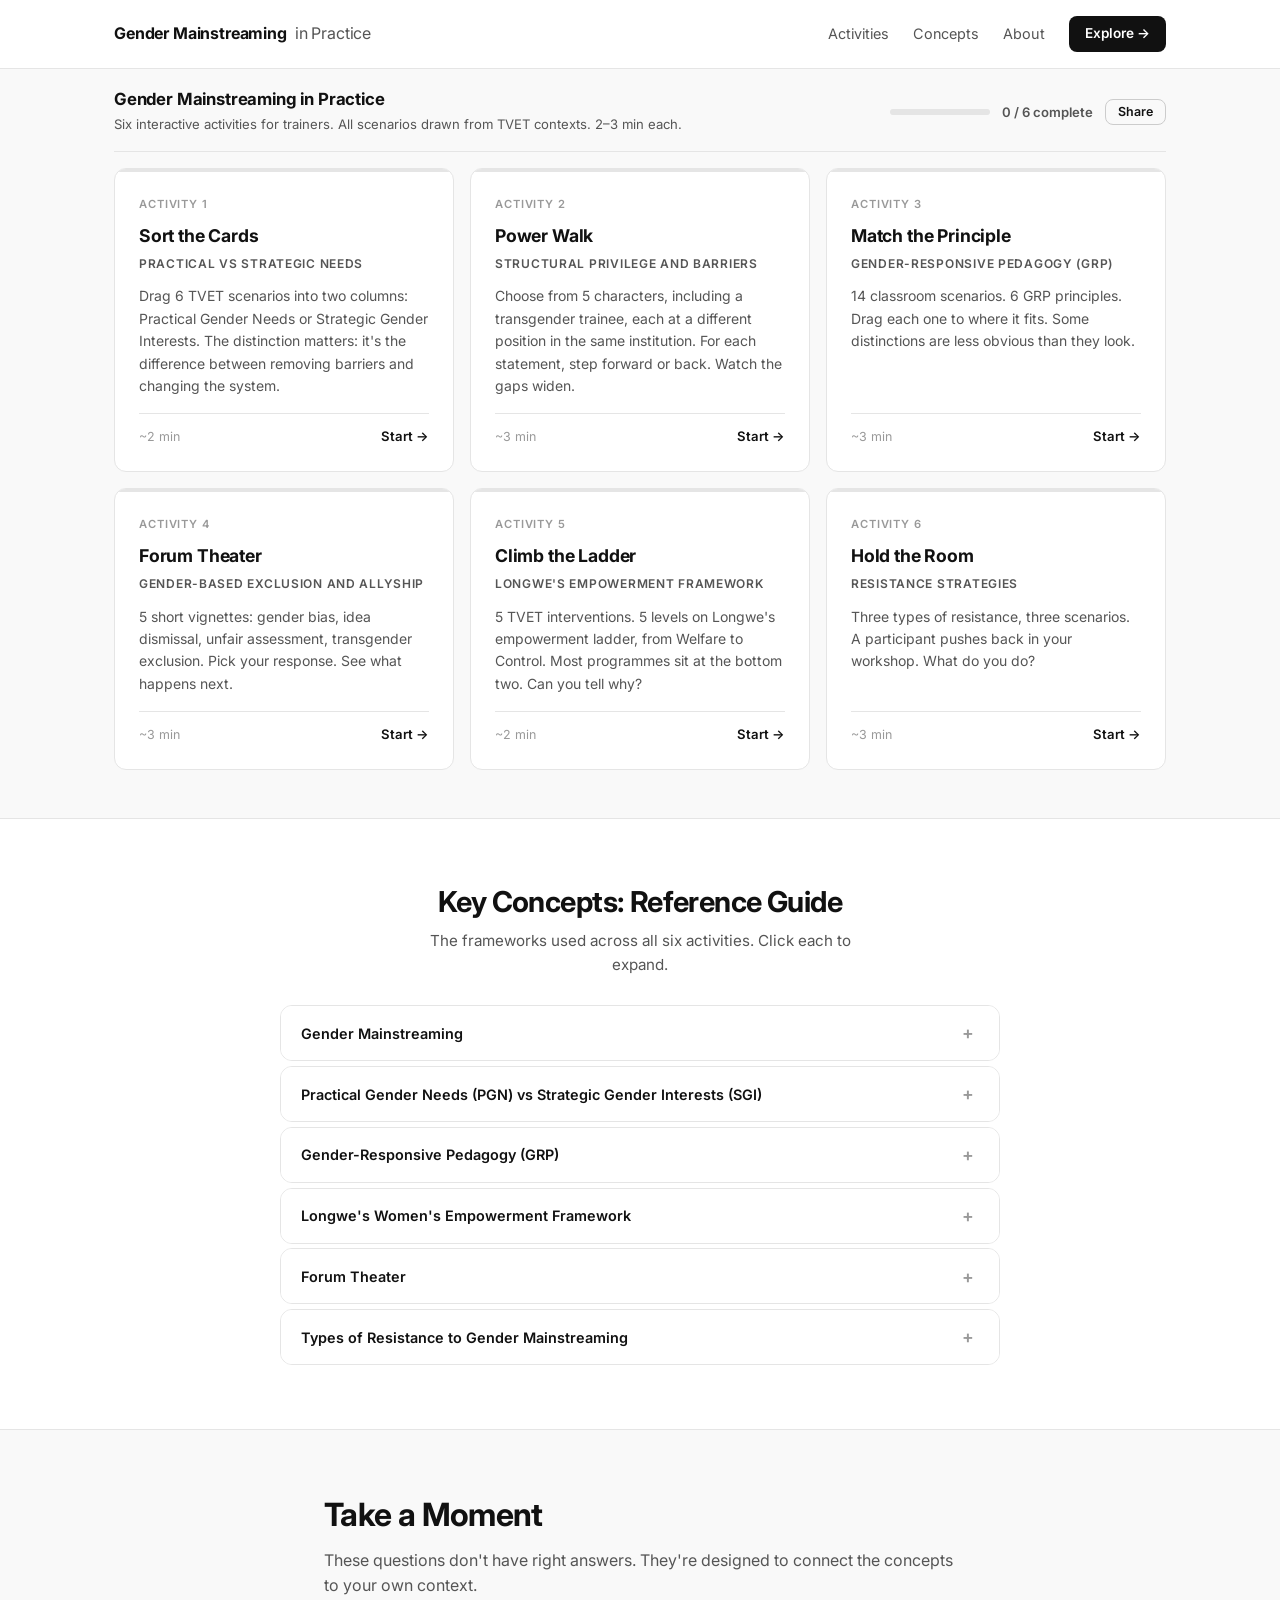
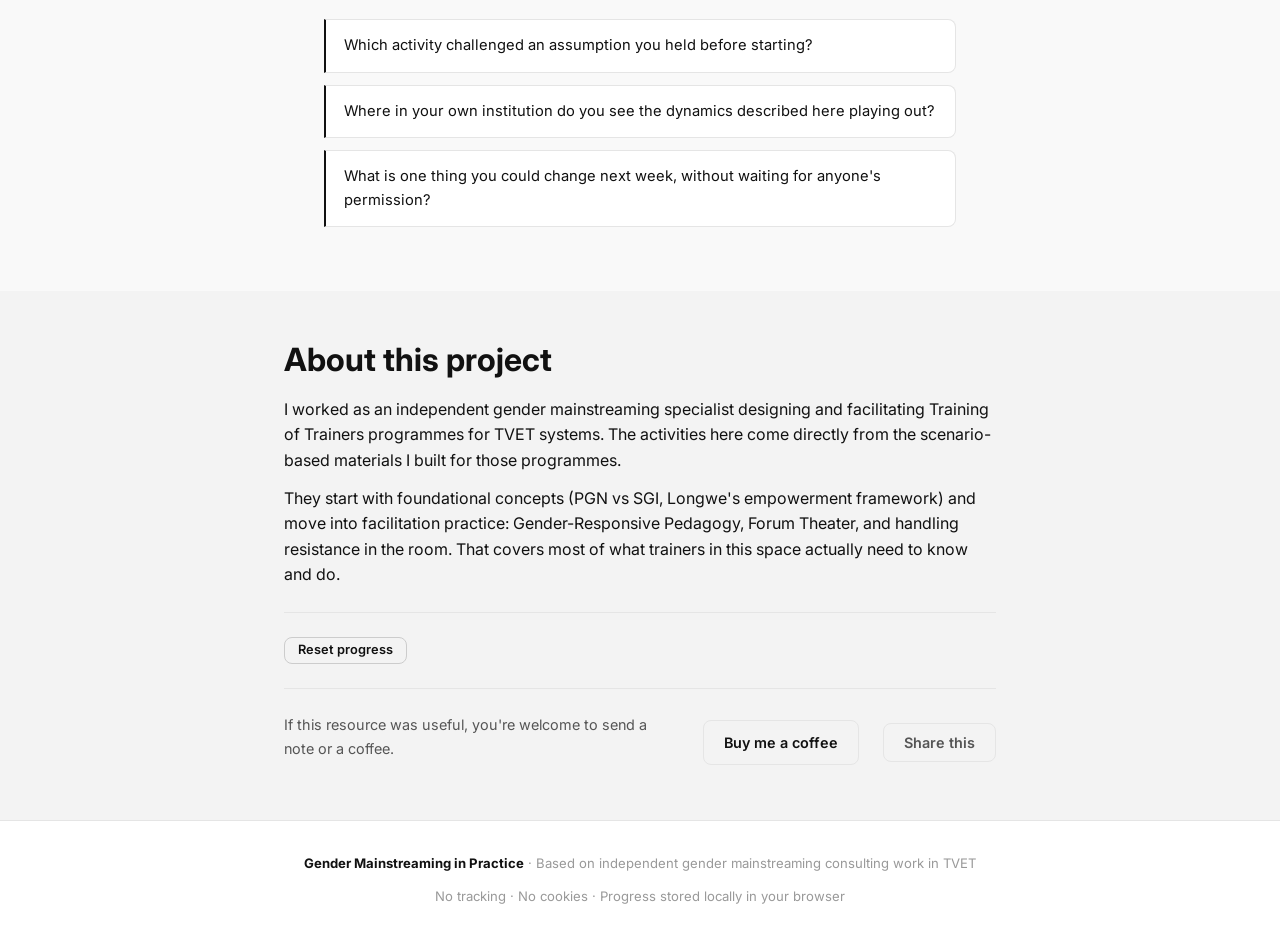
<file: index.html>
<!DOCTYPE html>
<html lang="en">
<head>
  <meta charset="UTF-8">
  <meta name="viewport" content="width=device-width, initial-scale=1.0">
  <title>Gender Mainstreaming in Practice — Interactive Learning</title>
  <meta name="description" content="6 interactive scenarios on gender mainstreaming in TVET — developed from independent gender mainstreaming consulting work.">
  <link rel="preconnect" href="https://fonts.googleapis.com">
  <link rel="preconnect" href="https://fonts.gstatic.com" crossorigin>
  <link href="https://fonts.googleapis.com/css2?family=Inter:wght@400;500;600;700&display=swap" rel="stylesheet">
  <link rel="stylesheet" href="css/style.css">
</head>
<body>

  <!-- ─── Nav ───────────────────────────────────────────────── -->
  <nav class="site-nav">
    <div class="container">
      <a href="index.html" class="nav-logo">
        Gender Mainstreaming <span>in Practice</span>
      </a>
      <ul class="nav-links">
        <li><a href="#activities">Activities</a></li>
        <li><a href="#concepts">Concepts</a></li>
        <li><a href="#about">About</a></li>
        <li><a href="#activities" style="display:inline-block;padding:0.45rem 1rem;background:var(--ink);color:var(--surface);border-radius:var(--radius-sm);font-size:0.85rem;font-weight:600;text-decoration:none">Explore →</a></li>
      </ul>
    </div>
  </nav>

  <!-- ─── Shared Results Banner (shown when visiting via ?r= link) ── -->
  <div id="sharedResultsBanner" class="shared-banner hidden"></div>

  <!-- ─── Certificate (hidden until complete) ───────────────── -->
  <div class="container" id="certContainer">
    <div class="certificate" id="certificate">
      <h2 class="cert-heading">Congratulations!</h2>
      <p class="cert-body">
        Now you're familiar with PGN vs SGI, structural privilege, Gender-Responsive Pedagogy,
        Forum Theater, the Longwe Framework, and resistance strategies.
      </p>
      <p class="cert-body mt-2">
        We hope you continue the good work and take gender mainstreaming forward.
      </p>
    </div>
  </div>

  <!-- ─── Activity Hub ───────────────────────────────────────── -->
  <main id="activities">
    <section class="games-section">
      <div class="container">
        <div class="games-masthead">
          <div>
            <h1 class="games-masthead-title">Gender Mainstreaming in Practice</h1>
            <p class="games-masthead-desc">Six interactive activities for trainers. All scenarios drawn from TVET contexts. 2–3 min each.</p>
          </div>
          <div class="progress-inline">
            <div class="progress-bar-wrap">
              <div class="progress-bar-fill" id="progressFill" style="width:0%"></div>
            </div>
            <span class="progress-count" id="progressCount">0 / 6</span>
            <button id="shareResultsBtn" class="btn btn-outline" style="font-size:0.78rem;padding:0.35rem 0.75rem;white-space:nowrap">Share</button>
          </div>
        </div>

        <div class="games-grid">

          <!-- Game 1 -->
          <a href="games/pgn-sgi.html" class="game-card" data-game="pgn-sgi">
            <div class="card-accent"></div>
            <div class="card-body">
              <div class="card-number">Activity 1</div>
              <div class="card-title">Sort the Cards</div>
              <div class="card-concept">Practical vs Strategic Needs</div>
              <div class="card-desc">
                Drag 6 TVET scenarios into two columns: Practical Gender Needs or Strategic Gender Interests.
                The distinction matters: it's the difference between removing barriers and changing the system.
              </div>
              <div class="card-footer">
                <span class="card-time">~2 min</span>
                <span class="card-cta">Start →</span>
              </div>
            </div>
          </a>

          <!-- Game 2 -->
          <a href="games/power-walk.html" class="game-card" data-game="power-walk">
            <div class="card-accent"></div>
            <div class="card-body">
              <div class="card-number">Activity 2</div>
              <div class="card-title">Power Walk</div>
              <div class="card-concept">Structural Privilege and Barriers</div>
              <div class="card-desc">
                Choose from 5 characters, including a transgender trainee, each at a
                different position in the same institution. For each statement, step
                forward or back. Watch the gaps widen.
              </div>
              <div class="card-footer">
                <span class="card-time">~3 min</span>
                <span class="card-cta">Start →</span>
              </div>
            </div>
          </a>

          <!-- Game 3 -->
          <a href="games/grp-match.html" class="game-card" data-game="grp-match">
            <div class="card-accent"></div>
            <div class="card-body">
              <div class="card-number">Activity 3</div>
              <div class="card-title">Match the Principle</div>
              <div class="card-concept">Gender-Responsive Pedagogy (GRP)</div>
              <div class="card-desc">
                14 classroom scenarios. 6 GRP principles. Drag each one to where it fits.
                Some distinctions are less obvious than they look.
              </div>
              <div class="card-footer">
                <span class="card-time">~3 min</span>
                <span class="card-cta">Start →</span>
              </div>
            </div>
          </a>

          <!-- Game 4 -->
          <a href="games/forum-theater.html" class="game-card" data-game="forum-theater">
            <div class="card-accent"></div>
            <div class="card-body">
              <div class="card-number">Activity 4</div>
              <div class="card-title">Forum Theater</div>
              <div class="card-concept">Gender-based Exclusion and Allyship</div>
              <div class="card-desc">
                5 short vignettes: gender bias, idea dismissal, unfair assessment,
                transgender exclusion. Pick your response. See what happens next.
              </div>
              <div class="card-footer">
                <span class="card-time">~3 min</span>
                <span class="card-cta">Start →</span>
              </div>
            </div>
          </a>

          <!-- Game 5 -->
          <a href="games/longwe.html" class="game-card" data-game="longwe">
            <div class="card-accent"></div>
            <div class="card-body">
              <div class="card-number">Activity 5</div>
              <div class="card-title">Climb the Ladder</div>
              <div class="card-concept">Longwe's Empowerment Framework</div>
              <div class="card-desc">
                5 TVET interventions. 5 levels on Longwe's empowerment ladder, from
                Welfare to Control. Most programmes sit at the bottom two. Can you tell why?
              </div>
              <div class="card-footer">
                <span class="card-time">~2 min</span>
                <span class="card-cta">Start →</span>
              </div>
            </div>
          </a>

          <!-- Game 6 -->
          <a href="games/resistance.html" class="game-card" data-game="resistance">
            <div class="card-accent"></div>
            <div class="card-body">
              <div class="card-number">Activity 6</div>
              <div class="card-title">Hold the Room</div>
              <div class="card-concept">Resistance Strategies</div>
              <div class="card-desc">
                Three types of resistance, three scenarios. A participant pushes back
                in your workshop. What do you do?
              </div>
              <div class="card-footer">
                <span class="card-time">~3 min</span>
                <span class="card-cta">Start →</span>
              </div>
            </div>
          </a>

        </div><!-- /games-grid -->
      </div>
    </section>

    <!-- ─── Key Concepts ───────────────────────────────────────── -->
    <section id="concepts" class="concepts-section">
      <div class="container">
        <div class="section-header">
          <h2>Key Concepts: Reference Guide</h2>
          <p>The frameworks used across all six activities. Click each to expand.</p>
        </div>

        <div class="accordion" id="conceptsAccordion">

          <div class="accordion-item">
            <button class="accordion-trigger" aria-expanded="false">
              Gender Mainstreaming
              <span class="accordion-icon">+</span>
            </button>
            <div class="accordion-panel" style="max-height:0">
              <div class="accordion-panel-inner">
                <div class="concept-label">Foundation</div>
                <p>Gender mainstreaming means building gender perspectives into the design, implementation, monitoring, and evaluation of policies, programmes, and projects, so that all people benefit equally and inequality isn't just reproduced.</p>
                <p>It's not the same as a "women's programme." Mainstreaming means changing the mainstream itself: the systems, assumptions, and structures that produce unequal outcomes. Not adding targeted components alongside existing work.</p>
                <p><strong>In TVET contexts,</strong> this means examining who participates in training, how trainers teach, what curriculum assumes, and who holds institutional power, then actively working to shift each of these. It includes women, men, transgender, non-binary, and gender non-conforming people, recognising that gender norms constrain everyone, though not equally.</p>
                <p><strong>In South Asian contexts,</strong> this means recognising hijra and other transgender identities that predate colonial gender binaries, and addressing the legal, social, and institutional barriers that transgender people face in TVET.</p>
              </div>
            </div>
          </div>

          <div class="accordion-item">
            <button class="accordion-trigger" aria-expanded="false">
              Practical Gender Needs (PGN) vs Strategic Gender Interests (SGI)
              <span class="accordion-icon">+</span>
            </button>
            <div class="accordion-panel" style="max-height:0">
              <div class="accordion-panel-inner">
                <div class="concept-label">Moser Framework</div>
                <p>Caroline Moser's distinction, developed to help planners tell apart:</p>
                <ul>
                  <li><strong>Practical Gender Needs (PGN):</strong> immediate, material needs that come from existing gender roles, like safe sanitation, transport subsidies, or childcare. Addressing PGNs makes participation possible within the current system.</li>
                  <li><strong>Strategic Gender Interests (SGI):</strong> the deeper structural issues whose resolution would actually transform gender relations. Discriminatory laws, unequal power, harmful norms.</li>
                </ul>
                <p>Both matter. PGNs make access possible now; SGIs make inequality structurally impossible in the long run. Good gender mainstreaming does both.</p>
              </div>
            </div>
          </div>

          <div class="accordion-item">
            <button class="accordion-trigger" aria-expanded="false">
              Gender-Responsive Pedagogy (GRP)
              <span class="accordion-icon">+</span>
            </button>
            <div class="accordion-panel" style="max-height:0">
              <div class="accordion-panel-inner">
                <div class="concept-label">Teaching Framework</div>
                <p>Gender-Responsive Pedagogy is a teaching approach that takes seriously how gender shapes who participates, who gets heard, what content is relevant, and what "safe" actually means for different learners.</p>
                <p>The six GRP principles used in this programme are:</p>
                <ul>
                  <li><strong>Inclusivity:</strong> all learners are welcomed; practical barriers (language, timing, space) are removed.</li>
                  <li><strong>Participation:</strong> women and marginalised groups actively shape decisions, not just attend.</li>
                  <li><strong>Relevance:</strong> content responds to learners' real conditions, including gendered constraints.</li>
                  <li><strong>Power and Privilege:</strong> unequal dynamics are named and actively worked to shift.</li>
                  <li><strong>Safe Space:</strong> an environment where everyone can speak, question, and challenge without fear.</li>
                  <li><strong>Transformative Aim:</strong> the programme works towards changing attitudes, norms, and systems, not just raising awareness.</li>
                </ul>
              </div>
            </div>
          </div>

          <div class="accordion-item">
            <button class="accordion-trigger" aria-expanded="false">
              Longwe's Women's Empowerment Framework
              <span class="accordion-icon">+</span>
            </button>
            <div class="accordion-panel" style="max-height:0">
              <div class="accordion-panel-inner">
                <div class="concept-label">Analytical Framework</div>
                <p>Sara Hlupekile Longwe's framework is a five-level ladder for assessing how deeply an intervention addresses gender inequality:</p>
                <ul>
                  <li><strong>Level 1 — Welfare:</strong> meeting women's basic material needs (food, income, transport). Does not address causes.</li>
                  <li><strong>Level 2 — Access:</strong> equalising access to resources (education, credit, training) on equal terms with men.</li>
                  <li><strong>Level 3 — Conscientisation:</strong> building awareness that gender disadvantage is socially constructed, not natural.</li>
                  <li><strong>Level 4 — Participation:</strong> women actively influencing decisions, in institutions and policy, on equal terms.</li>
                  <li><strong>Level 5 — Control:</strong> equal control over resources and benefits; a balance of power achieved through sustained empowerment.</li>
                </ul>
                <p>Most donor-funded TVET programmes sit at Levels 1 and 2. The framework helps practitioners ask: what would a Level 4 or 5 intervention actually look like here?</p>
              </div>
            </div>
          </div>

          <div class="accordion-item">
            <button class="accordion-trigger" aria-expanded="false">
              Forum Theater
              <span class="accordion-icon">+</span>
            </button>
            <div class="accordion-panel" style="max-height:0">
              <div class="accordion-panel-inner">
                <div class="concept-label">Methodology</div>
                <p>Forum Theater is a participatory method developed by Augusto Boal as part of his Theatre of the Oppressed. In the original form, an actor plays a scene of oppression or injustice, and audience members can stop the performance and suggest, or physically try, different interventions.</p>
                <p>In training contexts it works as a decision-making tool: participants read a scenario showing a real pattern of exclusion or bias, choose a response, and see the consequence.</p>
                <p>It works because it makes the abstract concrete. Instead of discussing what a facilitator should do about bias, participants make an actual choice and live with the result.</p>
              </div>
            </div>
          </div>

          <div class="accordion-item">
            <button class="accordion-trigger" aria-expanded="false">
              Types of Resistance to Gender Mainstreaming
              <span class="accordion-icon">+</span>
            </button>
            <div class="accordion-panel" style="max-height:0">
              <div class="accordion-panel-inner">
                <div class="concept-label">Facilitation Framework</div>
                <p>Gender mainstreaming facilitators run into resistance. It usually falls into three types:</p>
                <ul>
                  <li><strong>Ideological resistance:</strong> opposition rooted in cultural, religious, or political beliefs. The argument that gender equality is a "Western import" or contradicts local values. Data won't help; shared values might.</li>
                  <li><strong>Protectionist resistance:</strong> often from women who made it without targeted support and see structural barriers as overstated. You can't dismiss their experience; you need to widen the frame.</li>
                  <li><strong>Fatalist resistance:</strong> they agree with the goals but don't believe change is possible. "The system will never shift." The response is to find what's within reach, what can change without anyone's permission.</li>
                </ul>
                <p>Knowing which type you're dealing with changes how you respond, and helps you avoid making it worse.</p>
              </div>
            </div>
          </div>

        </div><!-- /accordion -->
      </div>
    </section>

    <!-- ─── Reflection ─────────────────────────────────────────── -->
    <section class="reflect-section">
      <div class="reflect-inner">
        <h2>Take a Moment</h2>
        <p>These questions don't have right answers. They're designed to connect the concepts to your own context.</p>
        <ul class="reflect-prompts">
          <li>Which activity challenged an assumption you held before starting?</li>
          <li>Where in your own institution do you see the dynamics described here playing out?</li>
          <li>What is one thing you could change next week, without waiting for anyone's permission?</li>
        </ul>
      </div>
    </section>

    <!-- ─── About ─────────────────────────────────────────────── -->
    <section id="about" style="padding:3rem 0;background:var(--sand)">
      <div class="container-narrow">
        <h2 style="color:var(--teal-dark);margin-bottom:1rem">About this project</h2>
        <p>
          I worked as an independent gender mainstreaming specialist designing and facilitating
          Training of Trainers programmes for TVET systems. The activities here come directly
          from the scenario-based materials I built for those programmes.
        </p>
        <p>
          They start with foundational concepts (PGN vs SGI, Longwe's empowerment framework)
          and move into facilitation practice: Gender-Responsive Pedagogy, Forum Theater, and
          handling resistance in the room. That covers most of what trainers in this space
          actually need to know and do.
        </p>
        <div class="divider"></div>
        <div style="font-size:0.85rem">
          <button id="resetProgress" class="btn btn-outline" style="font-size:0.8rem;padding:0.4rem 0.8rem">
            Reset progress
          </button>
        </div>
        <div class="support-row">
          <p class="support-text">If this resource was useful, you're welcome to send a note or a coffee.</p>
          <a href="https://ko-fi.com/" class="btn-coffee" target="_blank" rel="noopener">Buy me a coffee</a>
          <button class="btn-share" id="shareBtn">Share this</button>
        </div>
      </div>
    </section>
  </main>

  <!-- ─── Footer ────────────────────────────────────────────── -->
  <footer class="site-footer">
    <div class="container">
      <p>
        <strong>Gender Mainstreaming in Practice</strong> · Based on independent gender mainstreaming consulting work in TVET
      </p>
      <p style="margin-top:0.4rem">
        No tracking · No cookies · Progress stored locally in your browser
      </p>
    </div>
  </footer>

  <script src="js/main.js"></script>
</body>
</html>
</file>
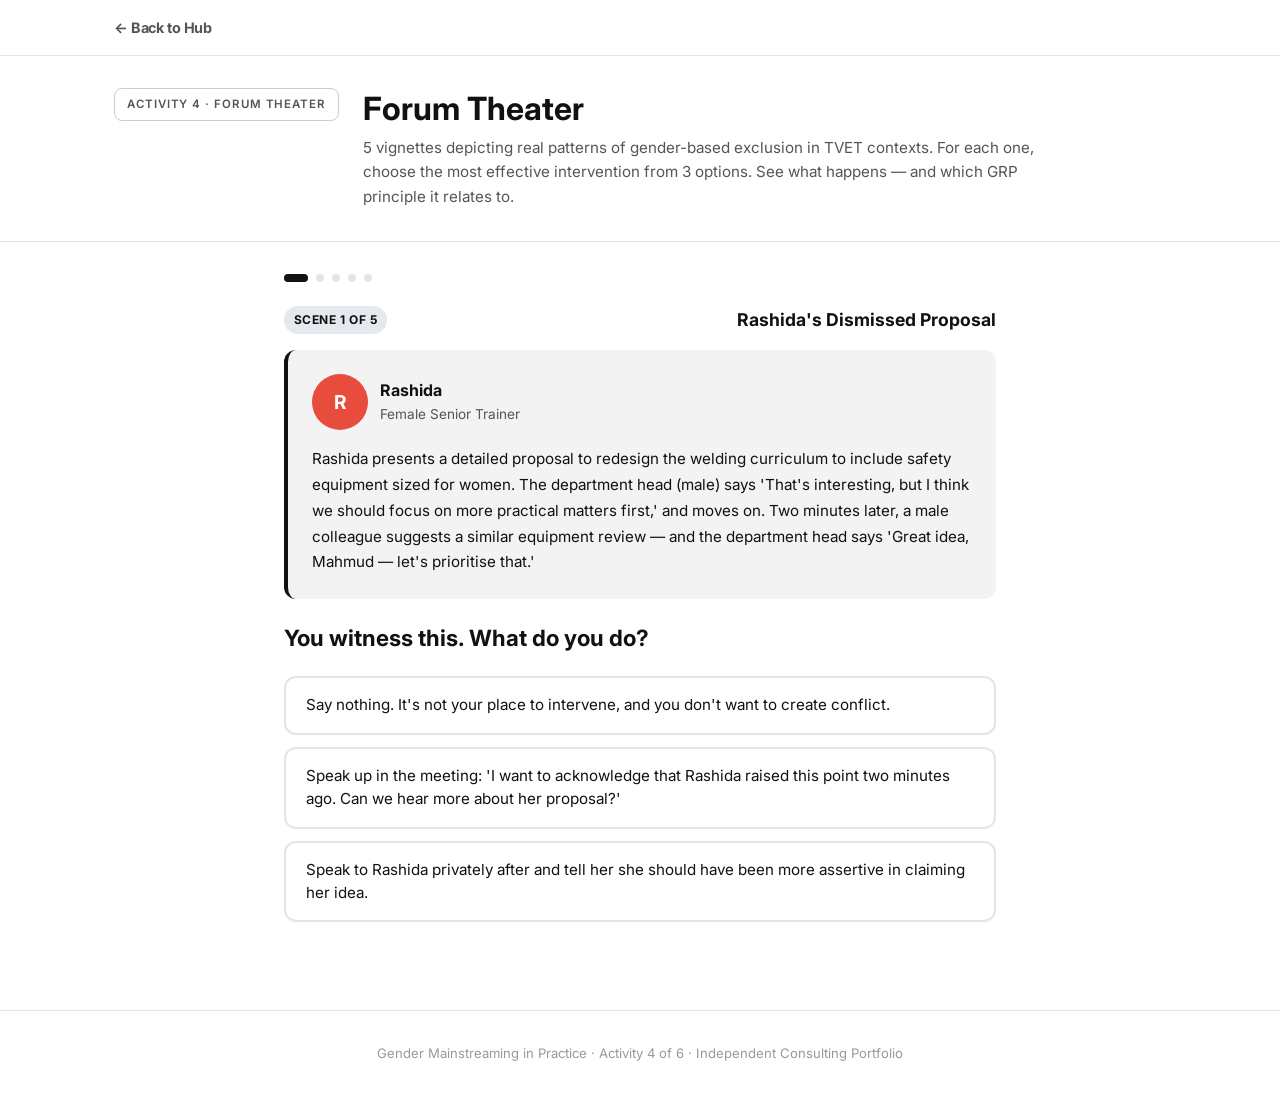
<file: games/forum-theater.html>
<!DOCTYPE html>
<html lang="en">
<head>
  <meta charset="UTF-8">
  <meta name="viewport" content="width=device-width, initial-scale=1.0">
  <title>Forum Theater: Choose the Intervention — Gender Mainstreaming in Practice</title>
  <link rel="preconnect" href="https://fonts.googleapis.com">
  <link rel="preconnect" href="https://fonts.gstatic.com" crossorigin>
  <link href="https://fonts.googleapis.com/css2?family=Inter:wght@400;500;600;700&display=swap" rel="stylesheet">
  <link rel="stylesheet" href="../css/style.css">
</head>
<body>

  <nav class="site-nav">
    <div class="container">
      <a href="../index.html" class="nav-logo nav-back">← Back to Hub</a>
      <span style="color:rgba(255,255,255,0.5);font-size:0.9rem">Game 4 of 6</span>
    </div>
  </nav>

  <header class="game-header">
    <div class="container">
      <div class="game-header-inner">
        <div class="game-number-badge">Activity 4 · Forum Theater</div>
        <div class="game-title-group">
          <h1>Forum Theater</h1>
          <p class="game-instructions">
            5 vignettes depicting real patterns of gender-based exclusion in TVET contexts.
            For each one, choose the most effective intervention from 3 options.
            See what happens — and which GRP principle it relates to.
          </p>
        </div>
      </div>
    </div>
  </header>

  <main style="padding:2rem 0 4rem">
    <div class="container-narrow">
      <div id="gameStage"></div>
    </div>
  </main>

  <footer class="site-footer">
    <div class="container">
      <p>Gender Mainstreaming in Practice · Activity 4 of 6 · Independent Consulting Portfolio</p>
    </div>
  </footer>

  <script src="../js/games/forumTheater.js"></script>
</body>
</html>
</file>
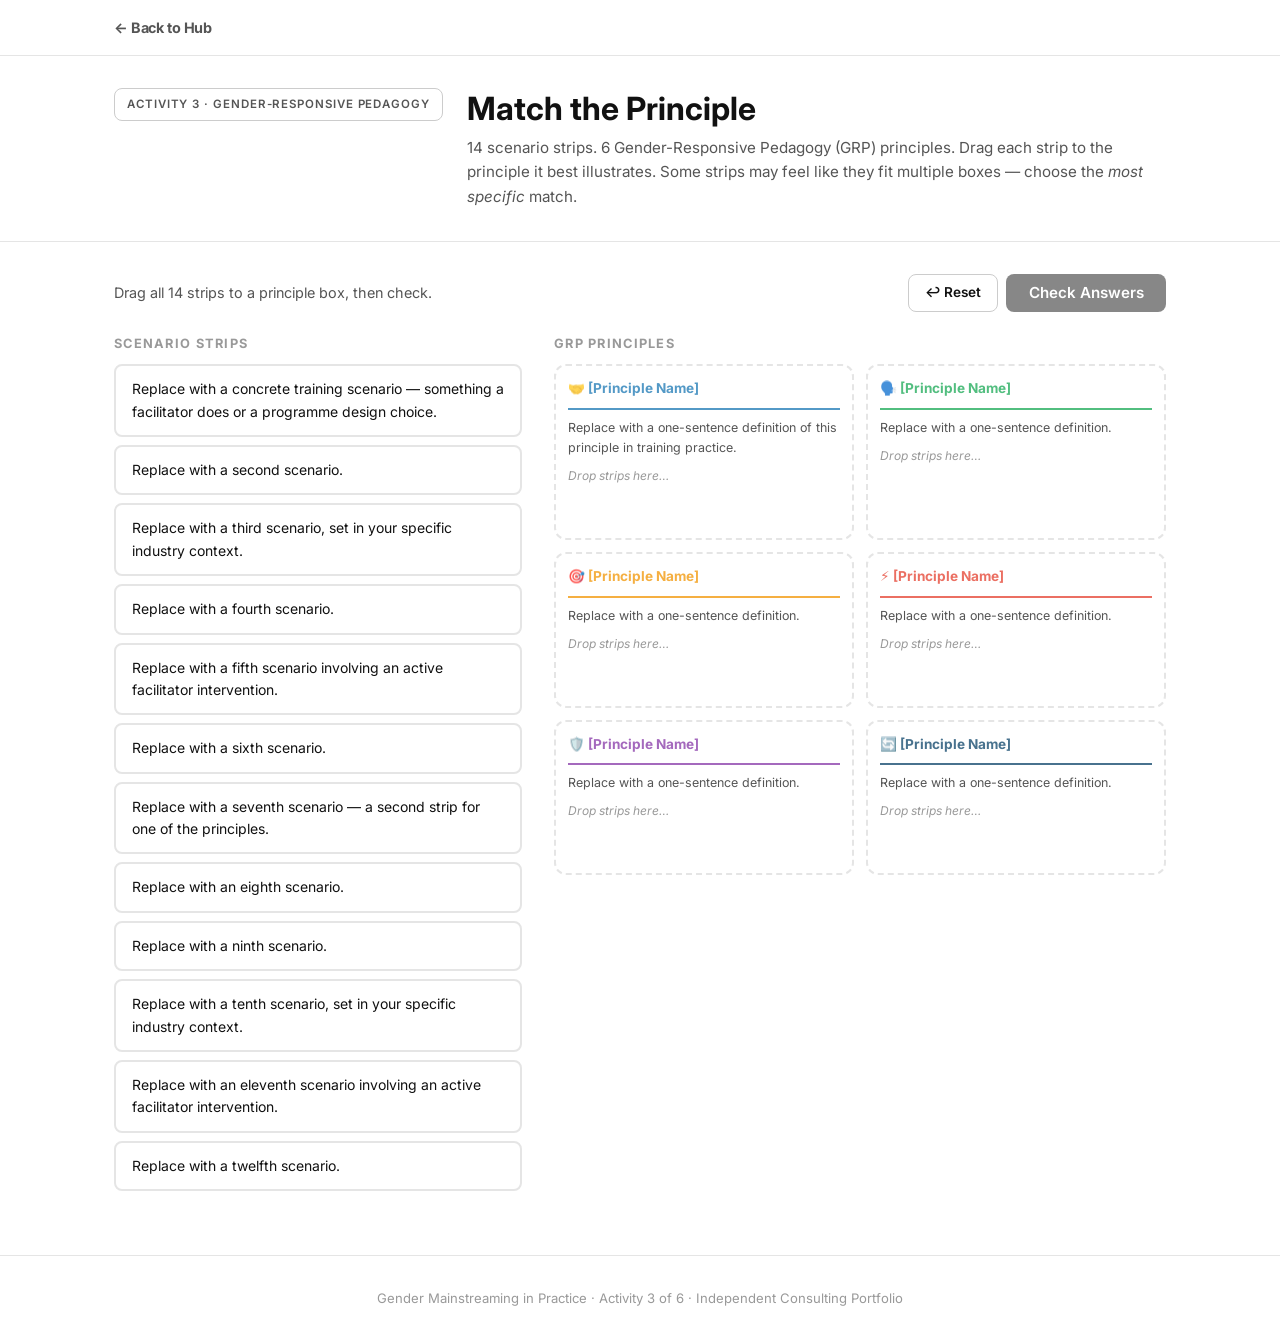
<file: games/grp-match.html>
<!DOCTYPE html>
<html lang="en">
<head>
  <meta charset="UTF-8">
  <meta name="viewport" content="width=device-width, initial-scale=1.0">
  <title>Match the Principle: GRP Card Sort — Gender Mainstreaming in Practice</title>
  <link rel="preconnect" href="https://fonts.googleapis.com">
  <link rel="preconnect" href="https://fonts.gstatic.com" crossorigin>
  <link href="https://fonts.googleapis.com/css2?family=Inter:wght@400;500;600;700&display=swap" rel="stylesheet">
  <link rel="stylesheet" href="../css/style.css">
</head>
<body>

  <nav class="site-nav">
    <div class="container">
      <a href="../index.html" class="nav-logo nav-back">← Back to Hub</a>
      <span style="color:rgba(255,255,255,0.5);font-size:0.9rem">Game 3 of 6</span>
    </div>
  </nav>

  <header class="game-header">
    <div class="container">
      <div class="game-header-inner">
        <div class="game-number-badge">Activity 3 · Gender-Responsive Pedagogy</div>
        <div class="game-title-group">
          <h1>Match the Principle</h1>
          <p class="game-instructions">
            14 scenario strips. 6 Gender-Responsive Pedagogy (GRP) principles. Drag each strip to the
            principle it best illustrates. Some strips may feel like they fit multiple boxes —
            choose the <em>most specific</em> match.
          </p>
        </div>
      </div>
    </div>
  </header>

  <main style="padding:2rem 0 4rem">
    <div class="container">

      <!-- Controls -->
      <div class="flex-between flex-wrap gap-2 mb-3">
        <div style="font-size:0.9rem;color:var(--text-secondary)">
          Drag all 14 strips to a principle box, then check.
        </div>
        <div class="flex gap-1">
          <button id="resetBtn" class="btn btn-outline" style="font-size:0.85rem;padding:0.5rem 1rem">↩ Reset</button>
          <button id="checkBtn" class="btn btn-primary" disabled>Check Answers</button>
        </div>
      </div>

      <!-- Workspace: strips | principle boxes -->
      <div class="grp-workspace">
        <div>
          <h3 style="font-size:0.8rem;font-weight:700;text-transform:uppercase;letter-spacing:0.1em;color:var(--text-light);margin-bottom:0.75rem">Scenario Strips</h3>
          <div id="stripsPanel" class="strips-panel"></div>
        </div>

        <div>
          <h3 style="font-size:0.8rem;font-weight:700;text-transform:uppercase;letter-spacing:0.1em;color:var(--text-light);margin-bottom:0.75rem">GRP Principles</h3>
          <div id="principleBoxes" class="principle-boxes"></div>
        </div>
      </div>

      <!-- Score Panel -->
      <div id="scorePanel" class="card hidden mt-4" style="padding:1.5rem">
        <div class="score-display">
          <span class="score-number">0</span><span class="score-denom"> / 12</span>
          <div class="score-label">strips correctly matched</div>
        </div>
        <p class="score-message mt-2" style="color:var(--text-secondary);max-width:500px;margin-left:auto;margin-right:auto;text-align:center"></p>
        <div class="mt-3 flex-center gap-2 flex-wrap">
          <button id="resetBtn2" class="btn btn-outline">↩ Try again</button>
          <a href="forum-theater.html" class="btn btn-primary">Next Game: Forum Theater →</a>
        </div>
      </div>

    </div>
  </main>

  <footer class="site-footer">
    <div class="container">
      <p>Gender Mainstreaming in Practice · Activity 3 of 6 · Independent Consulting Portfolio</p>
    </div>
  </footer>

  <script src="../js/games/grpMatch.js"></script>
  <script>
    document.addEventListener('DOMContentLoaded', () => {
      const btn2 = document.getElementById('resetBtn2');
      if (btn2) btn2.addEventListener('click', () => document.getElementById('resetBtn').click());
    });
  </script>
</body>
</html>
</file>
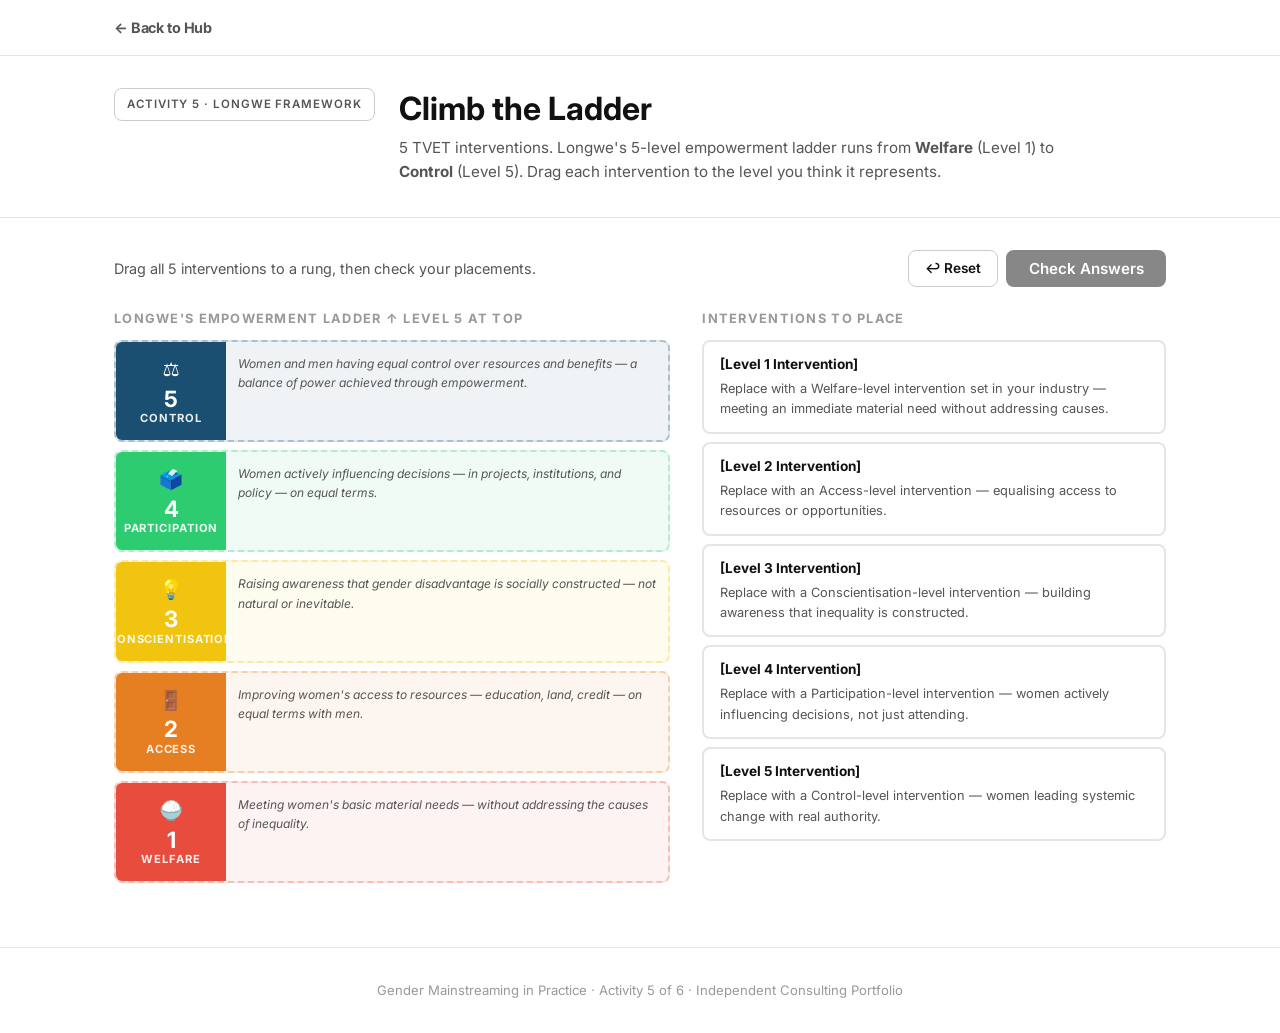
<file: games/longwe.html>
<!DOCTYPE html>
<html lang="en">
<head>
  <meta charset="UTF-8">
  <meta name="viewport" content="width=device-width, initial-scale=1.0">
  <title>Climb the Ladder: Longwe Level Analyzer — Gender Mainstreaming in Practice</title>
  <link rel="preconnect" href="https://fonts.googleapis.com">
  <link rel="preconnect" href="https://fonts.gstatic.com" crossorigin>
  <link href="https://fonts.googleapis.com/css2?family=Inter:wght@400;500;600;700&display=swap" rel="stylesheet">
  <link rel="stylesheet" href="../css/style.css">
</head>
<body>

  <nav class="site-nav">
    <div class="container">
      <a href="../index.html" class="nav-logo nav-back">← Back to Hub</a>
      <span style="color:rgba(255,255,255,0.5);font-size:0.9rem">Game 5 of 6</span>
    </div>
  </nav>

  <header class="game-header">
    <div class="container">
      <div class="game-header-inner">
        <div class="game-number-badge">Activity 5 · Longwe Framework</div>
        <div class="game-title-group">
          <h1>Climb the Ladder</h1>
          <p class="game-instructions">
            5 TVET interventions. Longwe's 5-level empowerment ladder runs from
            <strong>Welfare</strong> (Level 1) to <strong>Control</strong> (Level 5).
            Drag each intervention to the level you think it represents.
          </p>
        </div>
      </div>
    </div>
  </header>

  <main style="padding:2rem 0 4rem">
    <div class="container">

      <!-- Controls -->
      <div class="flex-between flex-wrap gap-2 mb-3">
        <div style="font-size:0.9rem;color:var(--text-secondary)">
          Drag all 5 interventions to a rung, then check your placements.
        </div>
        <div class="flex gap-1">
          <button id="resetBtn" class="btn btn-outline" style="font-size:0.85rem;padding:0.5rem 1rem">↩ Reset</button>
          <button id="checkBtn" class="btn btn-primary" disabled>Check Answers</button>
        </div>
      </div>

      <!-- Workspace -->
      <div class="longwe-workspace">

        <!-- Ladder -->
        <div>
          <h3 style="font-size:0.8rem;font-weight:700;text-transform:uppercase;letter-spacing:0.1em;color:var(--text-light);margin-bottom:0.75rem">
            Longwe's Empowerment Ladder ↑ Level 5 at top
          </h3>
          <div id="ladderVisual" class="ladder-visual"></div>
        </div>

        <!-- Intervention cards -->
        <div>
          <h3 style="font-size:0.8rem;font-weight:700;text-transform:uppercase;letter-spacing:0.1em;color:var(--text-light);margin-bottom:0.75rem">
            Interventions to Place
          </h3>
          <div id="interventionCards" class="intervention-cards"></div>
        </div>

      </div>

      <!-- Score Panel -->
      <div id="scorePanel" class="card hidden mt-4" style="padding:1.5rem">
        <div class="score-display">
          <span class="score-number">0</span><span class="score-denom"> / 5</span>
          <div class="score-label">interventions correctly placed</div>
        </div>
        <p class="score-message mt-2" style="color:var(--text-secondary);max-width:600px;margin-left:auto;margin-right:auto;text-align:center;font-style:italic"></p>
        <div class="mt-3 flex-center gap-2 flex-wrap">
          <button id="resetBtn2" class="btn btn-outline">↩ Try again</button>
          <a href="resistance.html" class="btn btn-primary">Final Game: Hold the Room →</a>
        </div>
      </div>

    </div>
  </main>

  <footer class="site-footer">
    <div class="container">
      <p>Gender Mainstreaming in Practice · Activity 5 of 6 · Independent Consulting Portfolio</p>
    </div>
  </footer>

  <script src="../js/games/longwe.js"></script>
  <script>
    document.addEventListener('DOMContentLoaded', () => {
      const btn2 = document.getElementById('resetBtn2');
      if (btn2) btn2.addEventListener('click', () => document.getElementById('resetBtn').click());
    });
  </script>
</body>
</html>
</file>
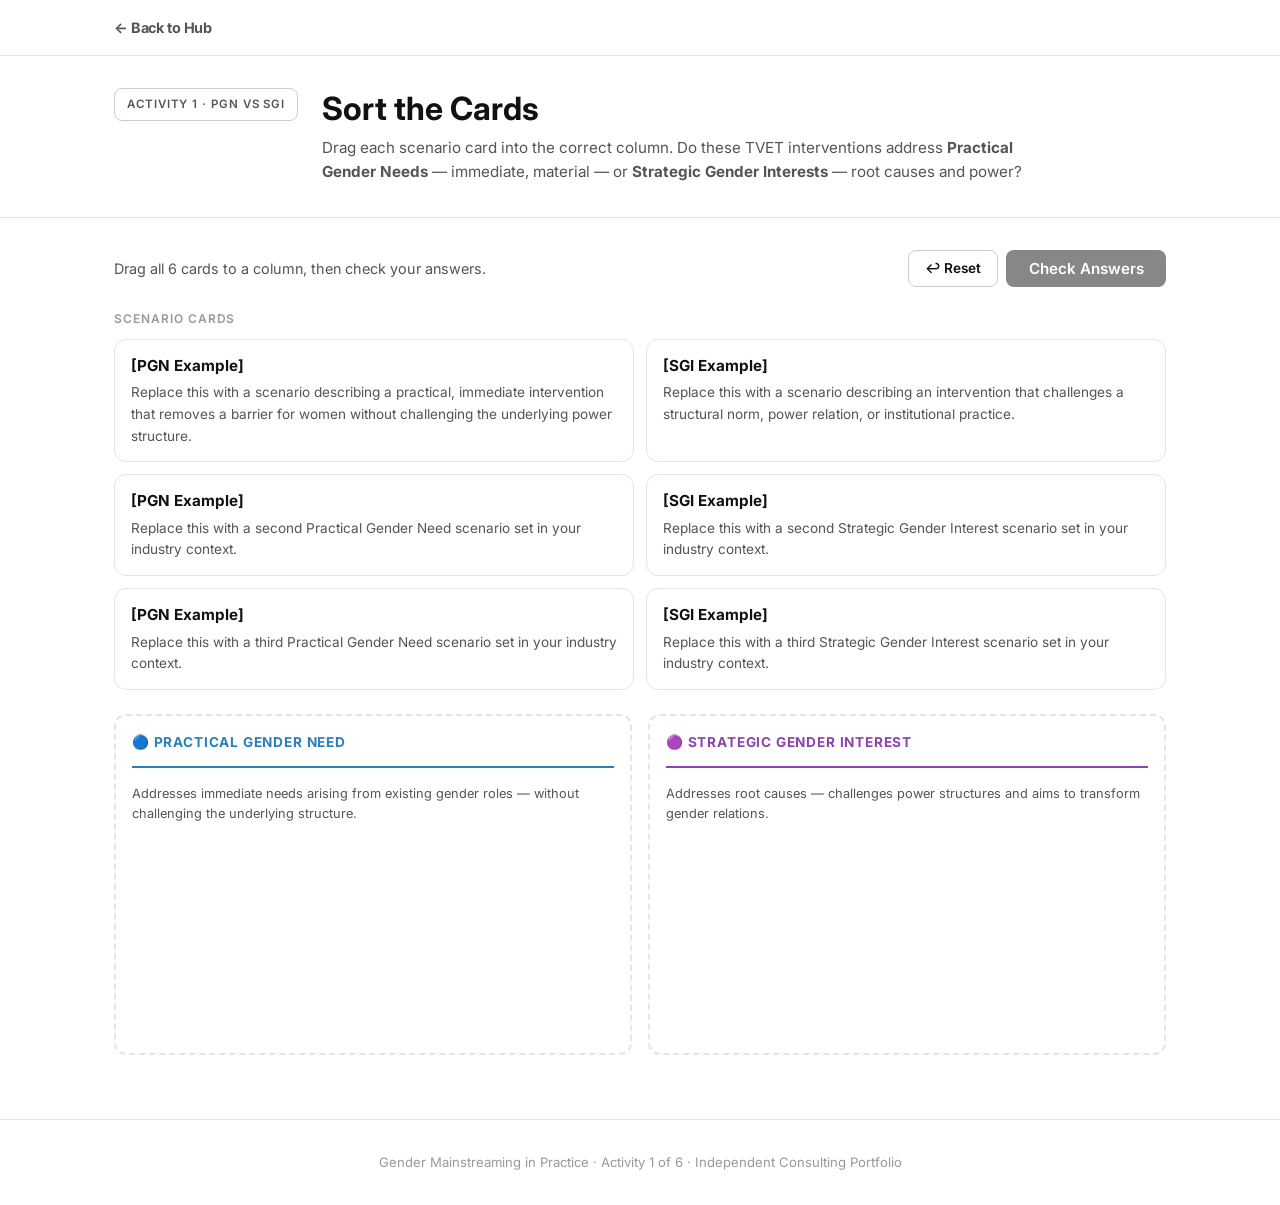
<file: games/pgn-sgi.html>
<!DOCTYPE html>
<html lang="en">
<head>
  <meta charset="UTF-8">
  <meta name="viewport" content="width=device-width, initial-scale=1.0">
  <title>Sort the Cards: Practical vs Strategic — Gender Mainstreaming in Practice</title>
  <link rel="preconnect" href="https://fonts.googleapis.com">
  <link rel="preconnect" href="https://fonts.gstatic.com" crossorigin>
  <link href="https://fonts.googleapis.com/css2?family=Inter:wght@400;500;600;700&display=swap" rel="stylesheet">
  <link rel="stylesheet" href="../css/style.css">
</head>
<body>

  <nav class="site-nav">
    <div class="container">
      <a href="../index.html" class="nav-logo nav-back">← Back to Hub</a>
      <span style="color:rgba(255,255,255,0.5);font-size:0.9rem">Game 1 of 6</span>
    </div>
  </nav>

  <header class="game-header">
    <div class="container">
      <div class="game-header-inner">
        <div class="game-number-badge">Activity 1 · PGN vs SGI</div>
        <div class="game-title-group">
          <h1>Sort the Cards</h1>
          <p class="game-instructions">
            Drag each scenario card into the correct column. Do these TVET interventions address
            <strong>Practical Gender Needs</strong> — immediate, material — or
            <strong>Strategic Gender Interests</strong> — root causes and power?
          </p>
        </div>
      </div>
    </div>
  </header>

  <main style="padding:2rem 0 4rem">
    <div class="container">

      <!-- Controls -->
      <div class="flex-between flex-wrap gap-2 mb-3">
        <div style="font-size:0.9rem;color:var(--text-secondary)">
          Drag all 6 cards to a column, then check your answers.
        </div>
        <div class="flex gap-1">
          <button id="resetBtn" class="btn btn-outline" style="font-size:0.85rem;padding:0.5rem 1rem">↩ Reset</button>
          <button id="checkBtn" class="btn btn-primary" disabled>Check Answers</button>
        </div>
      </div>

      <!-- Stacked layout: scenario cards on top, drop zones below -->
      <div id="workspaceGrid">

        <!-- Source deck — horizontal row -->
        <div style="margin-bottom:1.5rem">
          <h3 style="font-size:0.75rem;font-weight:600;text-transform:uppercase;letter-spacing:0.08em;color:var(--ink-light);margin-bottom:0.75rem">Scenario Cards</h3>
          <div id="sourceCards" style="display:grid;grid-template-columns:1fr 1fr;gap:0.75rem;"></div>
        </div>

        <!-- Drop columns -->
        <div class="sort-columns">
          <!-- PGN -->
          <div class="sort-column" data-col="PGN">
            <div class="sort-column-header" style="color:#2980B9;border-color:#2980B9">
              🔵 Practical Gender Need
            </div>
            <div style="font-size:0.8rem;color:var(--text-secondary);margin-bottom:0.75rem">
              Addresses immediate needs arising from existing gender roles — without challenging the underlying structure.
            </div>
            <div class="sort-column-cards" id="col-PGN"></div>
          </div>

          <!-- SGI -->
          <div class="sort-column" data-col="SGI">
            <div class="sort-column-header" style="color:#8E44AD;border-color:#8E44AD">
              🟣 Strategic Gender Interest
            </div>
            <div style="font-size:0.8rem;color:var(--text-secondary);margin-bottom:0.75rem">
              Addresses root causes — challenges power structures and aims to transform gender relations.
            </div>
            <div class="sort-column-cards" id="col-SGI"></div>
          </div>
        </div>

      </div>

      <!-- Score Panel (hidden until check) -->
      <div id="scorePanel" class="card hidden mt-4" style="text-align:center;padding:2rem">
        <div class="score-display">
          <span class="score-number">0</span><span class="score-denom"> / 6</span>
          <div class="score-label">cards correctly sorted</div>
        </div>
        <p class="score-message mt-2" style="color:var(--text-secondary);max-width:500px;margin-left:auto;margin-right:auto"></p>
        <div class="mt-3 flex-center gap-2 flex-wrap">
          <button id="resetBtn2" class="btn btn-outline">↩ Try again</button>
          <a href="power-walk.html" class="btn btn-primary">Next Game: Power Walk →</a>
        </div>
      </div>

      <!-- Category descriptions (hidden until check) -->
      <div id="catDescriptions" class="hidden mt-4">
        <h3 style="color:var(--teal-dark);margin-bottom:1rem">Why does this distinction matter?</h3>
        <div style="display:grid;grid-template-columns:1fr 1fr;gap:1rem;">
          <div class="card" style="border-top:4px solid #2980B9">
            <h4 style="color:#2980B9;margin-bottom:0.5rem">🔵 Practical Gender Needs</h4>
            <p style="font-size:0.9rem;color:var(--text-secondary)">
              PGN interventions improve immediate conditions for women within existing gender roles.
              They're necessary — they remove barriers so women can participate. But they don't change
              <em>who holds power</em> or <em>why inequality exists</em>.
            </p>
            <p style="font-size:0.9rem;color:var(--text-secondary)">
              <strong>Risk:</strong> Programmes that only address PGNs can reinforce gender roles
              by treating women's disadvantage as a logistical problem, not a structural one.
            </p>
          </div>
          <div class="card" style="border-top:4px solid #8E44AD">
            <h4 style="color:#8E44AD;margin-bottom:0.5rem">🟣 Strategic Gender Interests</h4>
            <p style="font-size:0.9rem;color:var(--text-secondary)">
              SGI interventions challenge the social norms, power relations, and institutional structures
              that produce gender inequality in the first place.
            </p>
            <p style="font-size:0.9rem;color:var(--text-secondary)">
              <strong>Challenge:</strong> SGI interventions are more contested. They require political
              will and run into resistance from those who benefit from the existing arrangement.
            </p>
          </div>
        </div>
        <div class="card mt-2" style="background:rgba(27,79,114,0.06)">
          <p style="font-size:0.9rem;color:var(--text-primary)">
            <strong>The goal of gender mainstreaming</strong> is to address both: PGNs make participation
            possible now; SGIs make inequality structurally impossible in the long run.
          </p>
        </div>
      </div>

    </div>
  </main>

  <footer class="site-footer">
    <div class="container">
      <p>Gender Mainstreaming in Practice · Activity 1 of 6 · Independent Consulting Portfolio</p>
    </div>
  </footer>

  <script src="../js/games/cardSort.js"></script>
  <script>
    // Wire up second reset button after DOM is loaded
    document.addEventListener('DOMContentLoaded', () => {
      const btn2 = document.getElementById('resetBtn2');
      if (btn2) {
        btn2.addEventListener('click', () => {
          document.getElementById('resetBtn').click();
        });
      }
    });
  </script>
</body>
</html>
</file>
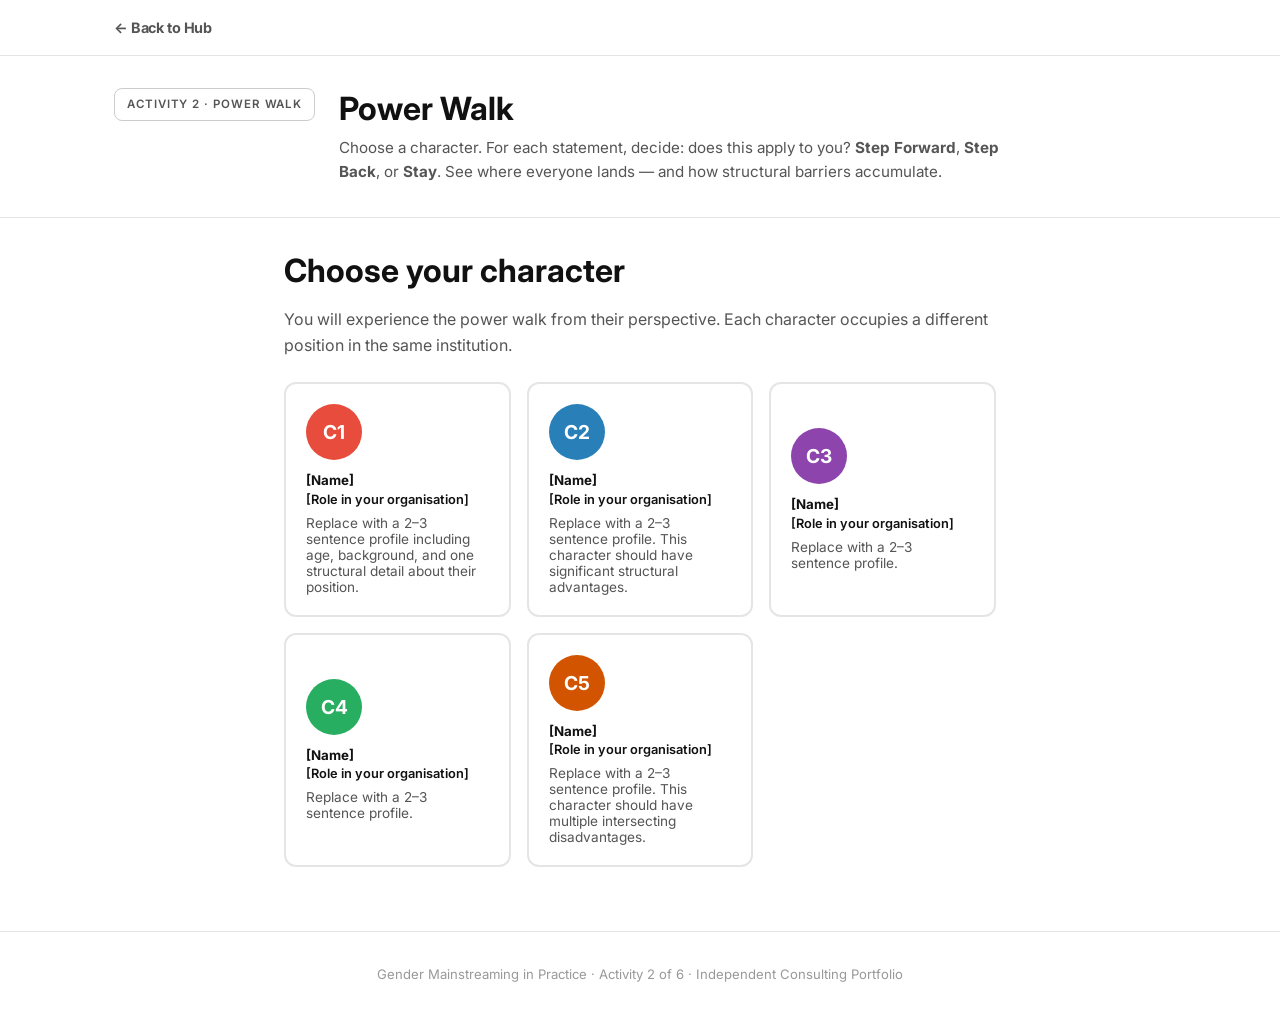
<file: games/power-walk.html>
<!DOCTYPE html>
<html lang="en">
<head>
  <meta charset="UTF-8">
  <meta name="viewport" content="width=device-width, initial-scale=1.0">
  <title>Power Walk — Gender Mainstreaming in Practice</title>
  <link rel="preconnect" href="https://fonts.googleapis.com">
  <link rel="preconnect" href="https://fonts.gstatic.com" crossorigin>
  <link href="https://fonts.googleapis.com/css2?family=Inter:wght@400;500;600;700&display=swap" rel="stylesheet">
  <link rel="stylesheet" href="../css/style.css">
</head>
<body>

  <nav class="site-nav">
    <div class="container">
      <a href="../index.html" class="nav-logo nav-back">← Back to Hub</a>
      <span style="color:rgba(255,255,255,0.5);font-size:0.9rem">Game 2 of 6</span>
    </div>
  </nav>

  <header class="game-header">
    <div class="container">
      <div class="game-header-inner">
        <div class="game-number-badge">Activity 2 · Power Walk</div>
        <div class="game-title-group">
          <h1>Power Walk</h1>
          <p class="game-instructions">
            Choose a character. For each statement, decide: does this apply to you?
            <strong>Step Forward</strong>, <strong>Step Back</strong>, or <strong>Stay</strong>.
            See where everyone lands — and how structural barriers accumulate.
          </p>
        </div>
      </div>
    </div>
  </header>

  <main style="padding:2rem 0 4rem">
    <div class="container-narrow">
      <div id="gameStage"></div>
    </div>
  </main>

  <footer class="site-footer">
    <div class="container">
      <p>Gender Mainstreaming in Practice · Activity 2 of 6 · Independent Consulting Portfolio</p>
    </div>
  </footer>

  <script src="../js/games/powerWalk.js"></script>
</body>
</html>
</file>
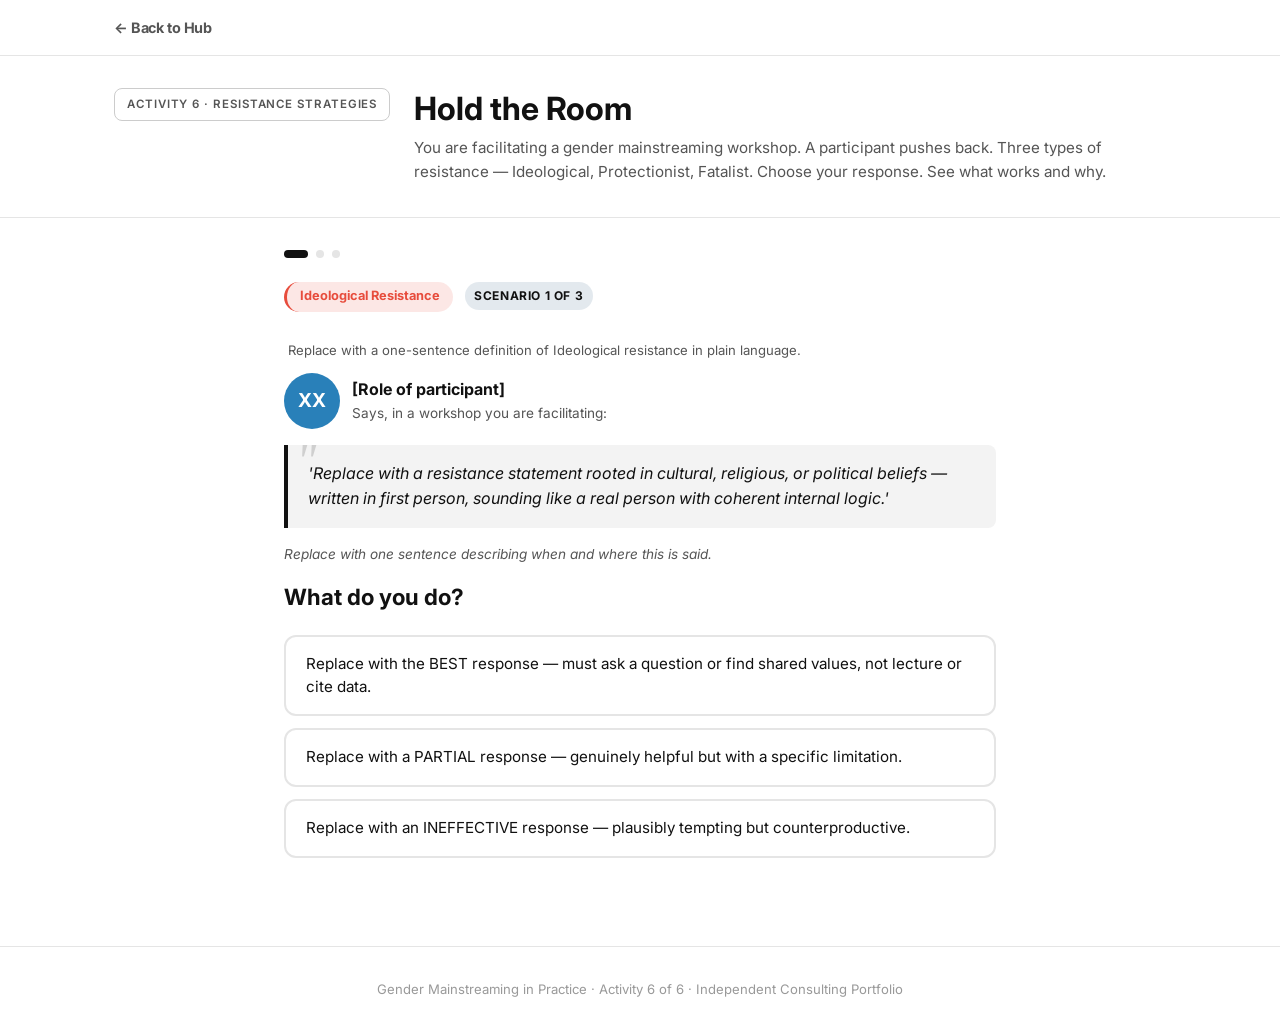
<file: games/resistance.html>
<!DOCTYPE html>
<html lang="en">
<head>
  <meta charset="UTF-8">
  <meta name="viewport" content="width=device-width, initial-scale=1.0">
  <title>Hold the Room: Resistance Response — Gender Mainstreaming in Practice</title>
  <link rel="preconnect" href="https://fonts.googleapis.com">
  <link rel="preconnect" href="https://fonts.gstatic.com" crossorigin>
  <link href="https://fonts.googleapis.com/css2?family=Inter:wght@400;500;600;700&display=swap" rel="stylesheet">
  <link rel="stylesheet" href="../css/style.css">
</head>
<body>

  <nav class="site-nav">
    <div class="container">
      <a href="../index.html" class="nav-logo nav-back">← Back to Hub</a>
      <span style="color:rgba(255,255,255,0.5);font-size:0.9rem">Game 6 of 6</span>
    </div>
  </nav>

  <header class="game-header">
    <div class="container">
      <div class="game-header-inner">
        <div class="game-number-badge">Activity 6 · Resistance Strategies</div>
        <div class="game-title-group">
          <h1>Hold the Room</h1>
          <p class="game-instructions">
            You are facilitating a gender mainstreaming workshop. A participant pushes back.
            Three types of resistance — Ideological, Protectionist, Fatalist.
            Choose your response. See what works and why.
          </p>
        </div>
      </div>
    </div>
  </header>

  <main style="padding:2rem 0 4rem">
    <div class="container-narrow">
      <div id="gameStage"></div>
    </div>
  </main>

  <footer class="site-footer">
    <div class="container">
      <p>Gender Mainstreaming in Practice · Activity 6 of 6 · Independent Consulting Portfolio</p>
    </div>
  </footer>

  <script src="../js/games/resistance.js"></script>
</body>
</html>
</file>
<file: css/style.css>
/* ========================================
   Gender Mainstreaming in Practice
   Design System & Global Styles
   ======================================== */

:root {
  /* Minimalist palette */
  --ink: #111111;
  --ink-secondary: #555555;
  --ink-light: #999999;
  --surface: #ffffff;
  --surface-subtle: #f9f9f9;
  --surface-hover: #f3f3f3;
  --border: #e5e5e5;
  --border-strong: #cccccc;
  --accent: #111111;

  /* Legacy aliases — keep game-specific styles working */
  --teal: #111111;
  --teal-light: #444444;
  --teal-dark: #111111;
  --sand: #f3f3f3;
  --sand-light: #f9f9f9;
  --sand-dark: #e5e5e5;
  --coral: #111111;
  --coral-light: #555555;
  --coral-dark: #000000;
  --white: #ffffff;
  --text-primary: #111111;
  --text-secondary: #555555;
  --text-light: #999999;

  --shadow-sm: 0 1px 4px rgba(0,0,0,0.06);
  --shadow-md: 0 2px 12px rgba(0,0,0,0.08);
  --shadow-lg: 0 4px 24px rgba(0,0,0,0.10);
  --radius-sm: 8px;
  --radius-md: 12px;
  --radius-lg: 16px;
  --transition: 0.2s ease;
  --font-sans: 'Inter', 'Segoe UI', system-ui, -apple-system, sans-serif;
  --font-mono: 'Courier New', monospace;
}

*, *::before, *::after {
  box-sizing: border-box;
  margin: 0;
  padding: 0;
}

html {
  scroll-behavior: smooth;
}

body {
  font-family: var(--font-sans);
  background: var(--surface);
  color: var(--ink);
  line-height: 1.6;
  min-height: 100vh;
}

/* ==============================
   Typography
   ============================== */

h1, h2, h3, h4 {
  line-height: 1.3;
  font-weight: 700;
}

h1 { font-size: clamp(1.5rem, 4vw, 2.25rem); }
h2 { font-size: clamp(1.4rem, 4vw, 2rem); }
h3 { font-size: clamp(1.1rem, 3vw, 1.4rem); }
h4 { font-size: 1rem; }

p { margin-bottom: 0.75rem; }
p:last-child { margin-bottom: 0; }

a {
  color: var(--teal-light);
  text-decoration: none;
}
a:hover { text-decoration: underline; }

/* ==============================
   Layout
   ============================== */

.container {
  max-width: 1100px;
  margin: 0 auto;
  padding: 0 1.5rem;
}

.container-narrow {
  max-width: 760px;
  margin: 0 auto;
  padding: 0 1.5rem;
}

/* ==============================
   Navigation
   ============================== */

.site-nav {
  background: var(--surface);
  border-bottom: 1px solid var(--border);
  padding: 1rem 0;
  position: sticky;
  top: 0;
  z-index: 100;
}

.site-nav .container {
  display: flex;
  align-items: center;
  justify-content: space-between;
  gap: 1rem;
}

.nav-logo {
  color: var(--ink);
  font-weight: 700;
  font-size: 1rem;
  text-decoration: none;
  display: flex;
  align-items: center;
  gap: 0.5rem;
  letter-spacing: -0.01em;
}

.nav-logo span { color: var(--ink-secondary); font-weight: 400; }

.nav-links {
  display: flex;
  gap: 1.5rem;
  list-style: none;
  align-items: center;
}

.nav-links a {
  color: var(--ink-secondary);
  font-size: 0.9rem;
  transition: color var(--transition);
  text-decoration: none;
}

.nav-links a:hover {
  color: var(--ink);
  text-decoration: none;
}

.nav-back {
  color: var(--ink-secondary) !important;
  display: flex;
  align-items: center;
  gap: 0.4rem;
  font-size: 0.9rem !important;
}

/* ==============================
   Games Masthead (replaces hero + progress bar)
   ============================== */

.games-masthead {
  display: flex;
  align-items: center;
  justify-content: space-between;
  gap: 1.5rem;
  padding: 1.25rem 0 1rem;
  border-bottom: 1px solid var(--border);
  margin-bottom: 1rem;
  flex-wrap: wrap;
}

.games-masthead-title {
  font-size: 1.05rem;
  font-weight: 700;
  color: var(--ink);
  letter-spacing: -0.01em;
  margin-bottom: 0.2rem;
}

.games-masthead-desc {
  font-size: 0.82rem;
  color: var(--ink-secondary);
  margin: 0;
}

.progress-inline {
  display: flex;
  align-items: center;
  gap: 0.75rem;
  flex-shrink: 0;
}

.progress-inline .progress-bar-wrap {
  width: 100px;
  min-width: auto;
}


/* ==============================
   Progress Bar (inline in masthead)
   ============================== */

.progress-bar-wrap {
  background: var(--border);
  border-radius: 999px;
  height: 6px;
  overflow: hidden;
}

.progress-bar-fill {
  height: 100%;
  background: var(--ink);
  border-radius: 999px;
  transition: width 0.6s cubic-bezier(0.22, 1, 0.36, 1);
}

.progress-count {
  font-size: 0.82rem;
  color: var(--ink-secondary);
  font-weight: 600;
  white-space: nowrap;
}

/* ==============================
   Game Cards Hub
   ============================== */

.games-section {
  padding: 0 0 3rem;
  background: var(--surface-subtle);
}

.section-header {
  text-align: center;
  margin-bottom: 1.5rem;
}

.section-header h2 {
  color: var(--ink);
  margin-bottom: 0.5rem;
  font-size: clamp(1.4rem, 3vw, 1.8rem);
  letter-spacing: -0.02em;
}

.section-header p {
  color: var(--ink-secondary);
  max-width: 480px;
  margin: 0 auto;
  font-size: 0.95rem;
}

.games-grid {
  display: grid;
  grid-template-columns: repeat(auto-fill, minmax(300px, 1fr));
  gap: 1rem;
}

.game-card {
  background: var(--surface);
  border: 1px solid var(--border);
  border-radius: var(--radius-md);
  overflow: hidden;
  transition: border-color var(--transition), box-shadow var(--transition);
  position: relative;
  display: flex;
  flex-direction: column;
  text-decoration: none;
  color: inherit;
}

.game-card:hover {
  border-color: var(--border-strong);
  box-shadow: var(--shadow-md);
  text-decoration: none;
}

.game-card.completed .card-accent {
  background: #111111;
}

.card-accent {
  height: 3px;
  background: var(--border);
}

.game-card.completed .card-accent {
  background: var(--ink);
}

.card-body {
  padding: 1.5rem;
  flex: 1;
  display: flex;
  flex-direction: column;
}

.card-number {
  font-size: 0.7rem;
  font-weight: 600;
  letter-spacing: 0.08em;
  text-transform: uppercase;
  color: var(--ink-light);
  margin-bottom: 0.5rem;
}

.card-icon {
  font-size: 2rem;
  margin-bottom: 0.75rem;
  display: block;
}

.card-title {
  font-size: 1.1rem;
  font-weight: 700;
  color: var(--ink);
  margin-bottom: 0.25rem;
  letter-spacing: -0.01em;
}

.card-concept {
  font-size: 0.75rem;
  font-weight: 600;
  color: var(--ink-secondary);
  text-transform: uppercase;
  letter-spacing: 0.06em;
  margin-bottom: 0.75rem;
}

.card-desc {
  font-size: 0.875rem;
  color: var(--ink-secondary);
  flex: 1;
  margin-bottom: 1rem;
  line-height: 1.6;
}

.card-footer {
  display: flex;
  align-items: center;
  justify-content: space-between;
  padding-top: 0.75rem;
  border-top: 1px solid var(--border);
}

.card-time {
  font-size: 0.78rem;
  color: var(--ink-light);
  display: flex;
  align-items: center;
  gap: 0.3rem;
}

.card-cta {
  font-size: 0.82rem;
  font-weight: 600;
  color: var(--ink);
  display: flex;
  align-items: center;
  gap: 0.3rem;
}

.card-done-badge {
  background: var(--ink);
  color: white;
  font-size: 0.72rem;
  font-weight: 600;
  padding: 0.2rem 0.6rem;
  border-radius: 999px;
}

/* ==============================
   Completion Certificate
   ============================== */

.certificate {
  display: none;
  background: var(--ink);
  color: var(--surface);
  border-radius: var(--radius-lg);
  padding: 3rem 2rem;
  text-align: center;
  margin: 2rem 0;
  position: relative;
  overflow: hidden;
}

.certificate.visible {
  display: block;
  animation: fadeSlideIn 0.6s ease;
}

.certificate::before {
  content: '';
  position: absolute;
  top: -50%;
  left: -50%;
  width: 200%;
  height: 200%;
  background: radial-gradient(circle, rgba(255,255,255,0.05) 0%, transparent 70%);
  pointer-events: none;
}

.cert-title {
  font-size: 0.75rem;
  letter-spacing: 0.12em;
  text-transform: uppercase;
  color: rgba(255,255,255,0.5);
  margin-bottom: 0.5rem;
}

.cert-heading {
  font-size: clamp(1.5rem, 4vw, 2.5rem);
  margin-bottom: 1rem;
}

.cert-stars {
  font-size: 2rem;
  letter-spacing: 0.5rem;
  margin-bottom: 1rem;
}

.cert-body {
  max-width: 500px;
  margin: 0 auto;
  color: rgba(255,255,255,0.85);
  font-size: 1rem;
}

/* ==============================
   Game Page — Common Styles
   ============================== */

.game-header {
  background: var(--surface);
  border-bottom: 1px solid var(--border);
  color: var(--ink);
  padding: 2rem 0;
}

.game-header-inner {
  display: flex;
  align-items: flex-start;
  gap: 1.5rem;
  flex-wrap: wrap;
}

.game-number-badge {
  background: transparent;
  border: 1px solid var(--border-strong);
  border-radius: var(--radius-sm);
  padding: 0.4rem 0.75rem;
  font-size: 0.72rem;
  font-weight: 600;
  letter-spacing: 0.08em;
  text-transform: uppercase;
  color: var(--ink-secondary);
  white-space: nowrap;
}

.game-title-group { flex: 1; }

.game-title-group h1 {
  font-size: clamp(1.4rem, 4vw, 2rem);
  margin-bottom: 0.4rem;
}

.game-instructions {
  color: var(--ink-secondary);
  font-size: 0.95rem;
  max-width: 700px;
}

/* ==============================
   Buttons
   ============================== */

.btn {
  display: inline-flex;
  align-items: center;
  gap: 0.5rem;
  padding: 0.7rem 1.4rem;
  border-radius: var(--radius-sm);
  font-weight: 600;
  font-size: 0.95rem;
  cursor: pointer;
  border: none;
  transition: all var(--transition);
  text-decoration: none;
  font-family: inherit;
  line-height: 1;
}

.btn:hover { text-decoration: none; }

.btn-primary {
  background: var(--ink);
  color: var(--surface);
}

.btn-primary:hover {
  background: #333;
  color: var(--surface);
}

.btn-coral {
  background: var(--ink);
  color: var(--surface);
}

.btn-coral:hover {
  background: #333;
  color: var(--surface);
}

.btn-outline {
  background: transparent;
  color: var(--ink);
  border: 1.5px solid var(--border-strong);
}

.btn-outline:hover {
  border-color: var(--ink);
  background: transparent;
  color: var(--ink);
}

.btn-ghost {
  background: var(--surface-subtle);
  color: var(--ink-secondary);
  border: 1px solid var(--border);
}

.btn-ghost:hover {
  background: var(--surface-hover);
  color: var(--ink);
}

.btn-lg {
  padding: 0.9rem 2rem;
  font-size: 1.05rem;
}

.btn:disabled {
  opacity: 0.5;
  cursor: not-allowed;
}

/* ==============================
   Cards (generic)
   ============================== */

.card {
  background: var(--white);
  border-radius: var(--radius-md);
  box-shadow: var(--shadow-sm);
  padding: 1.5rem;
}

.card-sm {
  padding: 1rem;
}

/* ==============================
   Drag & Drop
   ============================== */

.draggable {
  cursor: grab;
  user-select: none;
  transition: transform var(--transition), box-shadow var(--transition), opacity var(--transition);
}

.draggable:active { cursor: grabbing; }

.draggable.dragging {
  opacity: 0.4;
  transform: rotate(2deg);
  box-shadow: var(--shadow-lg);
}

.drop-zone {
  border: 2px dashed var(--border);
  border-radius: var(--radius-md);
  transition: all var(--transition);
  min-height: 120px;
}

.drop-zone.drag-over {
  border-color: var(--teal-light);
  background: rgba(41, 128, 185, 0.05);
}

.drop-zone.correct-zone {
  border-color: #27AE60;
  background: rgba(39, 174, 96, 0.05);
}

.drop-zone.wrong-zone {
  border-color: var(--coral);
  background: rgba(231, 76, 60, 0.05);
}

/* ==============================
   Reveal / Feedback Panels
   ============================== */

.reveal-panel {
  display: none;
  border-radius: var(--radius-md);
  padding: 1.5rem;
  margin-top: 1rem;
  animation: fadeSlideIn 0.4s ease;
}

.reveal-panel.visible { display: block; }

.reveal-correct {
  background: rgba(39, 174, 96, 0.1);
  border: 1px solid rgba(39, 174, 96, 0.3);
  color: #1A5E36;
}

.reveal-incorrect {
  background: rgba(231, 76, 60, 0.1);
  border: 1px solid rgba(231, 76, 60, 0.3);
  color: #7B241C;
}

.reveal-info {
  background: rgba(41, 128, 185, 0.1);
  border: 1px solid rgba(41, 128, 185, 0.3);
  color: #1A3E5C;
}

.reveal-label {
  font-size: 0.75rem;
  font-weight: 700;
  letter-spacing: 0.1em;
  text-transform: uppercase;
  margin-bottom: 0.5rem;
  opacity: 0.7;
}

/* ==============================
   Badge / Chip
   ============================== */

.badge {
  display: inline-flex;
  align-items: center;
  gap: 0.3rem;
  font-size: 0.75rem;
  font-weight: 700;
  padding: 0.25rem 0.6rem;
  border-radius: 999px;
  letter-spacing: 0.05em;
  text-transform: uppercase;
}

.badge-teal { background: rgba(27,79,114,0.12); color: var(--teal); }
.badge-coral { background: rgba(231,76,60,0.12); color: var(--coral-dark); }
.badge-green { background: rgba(39,174,96,0.12); color: #1A5E36; }
.badge-purple { background: rgba(142,68,173,0.12); color: #6C3483; }

/* ==============================
   Pill Tabs
   ============================== */

.pill-tabs {
  display: flex;
  gap: 0.5rem;
  flex-wrap: wrap;
  margin-bottom: 1.5rem;
}

.pill-tab {
  padding: 0.4rem 1rem;
  border-radius: 999px;
  font-size: 0.85rem;
  font-weight: 600;
  cursor: pointer;
  border: 2px solid transparent;
  background: var(--sand);
  color: var(--text-secondary);
  transition: all var(--transition);
}

.pill-tab:hover {
  background: var(--teal);
  color: var(--white);
}

.pill-tab.active {
  background: var(--teal);
  color: var(--white);
}

/* ==============================
   Score / Stats
   ============================== */

.score-display {
  text-align: center;
  padding: 2rem;
}

.score-number {
  font-size: 3rem;
  font-weight: 700;
  color: var(--teal);
}

.score-denom {
  font-size: 1.5rem;
  color: var(--text-light);
}

.score-label {
  font-size: 0.9rem;
  color: var(--text-secondary);
  margin-top: 0.25rem;
}

/* ==============================
   Animations
   ============================== */

@keyframes fadeSlideIn {
  from {
    opacity: 0;
    transform: translateY(12px);
  }
  to {
    opacity: 1;
    transform: translateY(0);
  }
}

@keyframes pulse {
  0%, 100% { transform: scale(1); }
  50% { transform: scale(1.05); }
}

@keyframes bounce {
  0%, 100% { transform: translateY(0); }
  50% { transform: translateY(-6px); }
}

@keyframes slideRight {
  from { transform: translateX(-20px); opacity: 0; }
  to { transform: translateX(0); opacity: 1; }
}

.animate-fade-in { animation: fadeSlideIn 0.4s ease both; }
.animate-pulse { animation: pulse 2s infinite; }
.animate-bounce { animation: bounce 1s ease infinite; }

/* ==============================
   Character Badge (replaces emoji avatars)
   ============================== */

.char-badge {
  width: 44px;
  height: 44px;
  border-radius: 50%;
  display: inline-flex;
  align-items: center;
  justify-content: center;
  font-weight: 700;
  font-size: 0.95rem;
  color: white;
  flex-shrink: 0;
  letter-spacing: 0;
  font-family: var(--font-sans);
}

.char-badge-lg {
  width: 56px;
  height: 56px;
  font-size: 1.2rem;
}

/* ==============================
   Key Concepts — Accordion
   ============================== */

.concepts-section {
  padding: 4rem 0;
  background: var(--surface);
  border-top: 1px solid var(--border);
}

.accordion {
  max-width: 720px;
  margin: 1.75rem auto 0;
  display: flex;
  flex-direction: column;
  gap: 0.3rem;
}

.accordion-item {
  border: 1px solid var(--border);
  border-radius: var(--radius-md);
  overflow: hidden;
  background: var(--surface);
}

.accordion-trigger {
  width: 100%;
  background: var(--surface);
  border: none;
  padding: 1rem 1.25rem;
  display: flex;
  align-items: center;
  justify-content: space-between;
  gap: 1rem;
  cursor: pointer;
  font-family: var(--font-sans);
  font-size: 0.9rem;
  font-weight: 600;
  color: var(--ink);
  text-align: left;
  transition: background var(--transition);
}

.accordion-trigger:hover {
  background: var(--surface-subtle);
}

.accordion-trigger[aria-expanded="true"] {
  background: var(--ink);
  color: var(--surface);
  border-radius: var(--radius-md) var(--radius-md) 0 0;
}

.accordion-icon {
  flex-shrink: 0;
  width: 22px;
  height: 22px;
  border-radius: 50%;
  display: flex;
  align-items: center;
  justify-content: center;
  font-size: 1.1rem;
  line-height: 1;
  color: var(--ink-light);
  transition: transform 0.3s ease;
}

.accordion-trigger[aria-expanded="true"] .accordion-icon {
  transform: rotate(45deg);
  color: rgba(255,255,255,0.6);
}

.accordion-panel {
  max-height: 0;
  overflow: hidden;
  transition: max-height 0.35s cubic-bezier(0.4, 0, 0.2, 1);
}

.accordion-panel-inner {
  padding: 1.25rem 1.5rem 1.5rem;
  font-size: 0.9rem;
  color: var(--text-secondary);
  line-height: 1.75;
  border-top: 1px solid var(--border);
}

.accordion-panel-inner strong {
  color: var(--text-primary);
}

.accordion-panel-inner ul {
  margin: 0.5rem 0 0.75rem 1.1rem;
}

.accordion-panel-inner li {
  margin-bottom: 0.4rem;
}

.accordion-panel-inner p {
  margin-bottom: 0.75rem;
}

.accordion-panel-inner p:last-child {
  margin-bottom: 0;
}

.concept-label {
  display: inline-block;
  font-size: 0.65rem;
  font-weight: 600;
  text-transform: uppercase;
  letter-spacing: 0.1em;
  color: var(--ink-secondary);
  background: var(--surface-subtle);
  border: 1px solid var(--border);
  padding: 0.15rem 0.55rem;
  border-radius: 4px;
  margin-bottom: 0.6rem;
}

/* ==============================
   Reflection section
   ============================== */

.reflect-section {
  padding: 4rem 0;
  background: var(--surface-subtle);
  border-top: 1px solid var(--border);
  color: var(--ink);
}

.reflect-inner {
  max-width: 680px;
  margin: 0 auto;
  padding: 0 1.5rem;
}

.reflect-section h2 {
  color: var(--ink);
  margin-bottom: 0.75rem;
  letter-spacing: -0.02em;
}

.reflect-section p {
  color: var(--ink-secondary);
  margin-bottom: 0.75rem;
}

.reflect-prompts {
  list-style: none;
  margin: 1.25rem 0 0;
  display: flex;
  flex-direction: column;
  gap: 0.75rem;
}

.reflect-prompts li {
  padding: 0.875rem 1.1rem;
  background: var(--surface);
  border: 1px solid var(--border);
  border-left: 2px solid var(--ink);
  border-radius: 0 var(--radius-sm) var(--radius-sm) 0;
  color: var(--ink);
  font-size: 0.92rem;
  line-height: 1.6;
}

/* ==============================
   Support / Coffee section
   ============================== */

.support-row {
  display: flex;
  align-items: center;
  gap: 1.5rem;
  flex-wrap: wrap;
  margin-top: 1.5rem;
  padding-top: 1.5rem;
  border-top: 1px solid var(--border);
}

.support-text {
  flex: 1;
  font-size: 0.9rem;
  color: var(--text-secondary);
  min-width: 200px;
}

.btn-coffee {
  display: inline-flex;
  align-items: center;
  gap: 0.5rem;
  padding: 0.65rem 1.25rem;
  background: var(--sand);
  border: 1.5px solid var(--sand-dark);
  border-radius: var(--radius-sm);
  font-family: var(--font-sans);
  font-size: 0.9rem;
  font-weight: 600;
  color: var(--teal-dark);
  text-decoration: none;
  transition: all var(--transition);
  white-space: nowrap;
}

.btn-coffee:hover {
  background: var(--sand-dark);
  text-decoration: none;
  color: var(--teal-dark);
}

.btn-share {
  display: inline-flex;
  align-items: center;
  gap: 0.5rem;
  padding: 0.65rem 1.25rem;
  background: transparent;
  border: 1.5px solid var(--border);
  border-radius: var(--radius-sm);
  font-family: var(--font-sans);
  font-size: 0.9rem;
  font-weight: 600;
  color: var(--text-secondary);
  text-decoration: none;
  cursor: pointer;
  transition: all var(--transition);
}

.btn-share:hover {
  border-color: var(--teal-light);
  color: var(--teal);
  text-decoration: none;
}

/* ==============================
   Shared Results Banner
   ============================== */

.shared-banner {
  background: var(--teal-dark);
  color: var(--white);
  padding: 1.5rem 0;
  border-bottom: 3px solid var(--coral);
}

.shared-banner-header {
  display: flex;
  align-items: center;
  justify-content: space-between;
  gap: 1rem;
  margin-bottom: 1rem;
  flex-wrap: wrap;
}

.shared-scores-grid {
  display: grid;
  grid-template-columns: repeat(auto-fill, minmax(130px, 1fr));
  gap: 0.5rem;
}

.shared-score-item {
  background: rgba(255,255,255,0.08);
  border-radius: var(--radius-sm);
  padding: 0.65rem 0.75rem;
  text-align: center;
}

.shared-score-num {
  font-size: 1.35rem;
  font-weight: 700;
  color: var(--sand);
  line-height: 1.2;
}

.shared-score-label {
  font-size: 0.68rem;
  color: rgba(255,255,255,0.55);
  margin-top: 0.2rem;
  line-height: 1.3;
}

/* ==============================
   Footer
   ============================== */

.site-footer {
  background: var(--surface);
  border-top: 1px solid var(--border);
  color: var(--ink-light);
  padding: 2rem 0;
  margin-top: 0;
  font-size: 0.82rem;
  text-align: center;
}

.site-footer strong {
  color: var(--ink);
}

.site-footer a {
  color: var(--ink-secondary);
}

/* ==============================
   Utilities
   ============================== */

.text-center { text-align: center; }
.text-teal { color: var(--teal); }
.text-coral { color: var(--coral); }
.text-sand { color: var(--sand); }
.text-muted { color: var(--text-secondary); }
.text-sm { font-size: 0.875rem; }
.text-xs { font-size: 0.75rem; }
.font-bold { font-weight: 700; }

.mt-1 { margin-top: 0.5rem; }
.mt-2 { margin-top: 1rem; }
.mt-3 { margin-top: 1.5rem; }
.mt-4 { margin-top: 2rem; }
.mb-1 { margin-bottom: 0.5rem; }
.mb-2 { margin-bottom: 1rem; }
.mb-3 { margin-bottom: 1.5rem; }
.mb-4 { margin-bottom: 2rem; }

.gap-1 { gap: 0.5rem; }
.gap-2 { gap: 1rem; }

.flex { display: flex; }
.flex-center { display: flex; align-items: center; justify-content: center; }
.flex-between { display: flex; align-items: center; justify-content: space-between; }
.flex-wrap { flex-wrap: wrap; }
.flex-col { flex-direction: column; }

.hidden { display: none !important; }

.divider {
  border: none;
  border-top: 1px solid var(--border);
  margin: 1.5rem 0;
}

/* ==============================
   Responsive
   ============================== */

@media (max-width: 768px) {
  .games-grid {
    grid-template-columns: 1fr;
  }

  .nav-links {
    display: none;
  }

  .hero {
    padding: 3rem 0 2.5rem;
  }

  .games-masthead {
    flex-direction: column;
    align-items: flex-start;
  }

  .progress-inline .progress-bar-wrap {
    width: 80px;
  }
}

@media (max-width: 480px) {
  .container {
    padding: 0 1rem;
  }

  .card-body {
    padding: 1rem;
  }
}

/* ==============================
   Game-specific: Card Sort
   ============================== */

.card-sort-workspace {
  display: grid;
  grid-template-columns: 1fr 1fr;
  gap: 1.5rem;
  margin-top: 2rem;
}

.card-sort-source {
  display: flex;
  flex-direction: column;
  gap: 0.75rem;
}

.sort-card {
  background: var(--surface);
  border: 1px solid var(--border);
  border-radius: var(--radius-md);
  padding: 0.875rem 1rem;
  cursor: grab;
  transition: all var(--transition);
}

.sort-card:hover {
  border-color: var(--teal-light);
  box-shadow: var(--shadow-sm);
}

.sort-card.placed {
  opacity: 0.5;
  cursor: default;
}

.sort-card-title {
  font-weight: 700;
  font-size: 0.95rem;
  color: var(--teal-dark);
  margin-bottom: 0.25rem;
}

.sort-card-text {
  font-size: 0.85rem;
  color: var(--text-secondary);
}

.sort-columns {
  display: grid;
  grid-template-columns: 1fr 1fr;
  gap: 1rem;
}

.sort-column {
  border: 2px dashed var(--border);
  border-radius: var(--radius-md);
  padding: 1rem;
  min-height: 300px;
  transition: all var(--transition);
}

.sort-column.drag-over {
  border-color: var(--teal-light);
  background: rgba(41, 128, 185, 0.05);
}

.sort-column-header {
  font-weight: 700;
  font-size: 0.85rem;
  text-transform: uppercase;
  letter-spacing: 0.06em;
  margin-bottom: 1rem;
  padding-bottom: 0.75rem;
  border-bottom: 2px solid var(--border);
}

.sort-column-cards {
  display: flex;
  flex-direction: column;
  gap: 0.5rem;
  min-height: 200px;
}

@media (max-width: 700px) {
  .card-sort-workspace {
    grid-template-columns: 1fr;
  }

  .sort-columns {
    grid-template-columns: 1fr;
  }
}

/* ==============================
   Game-specific: Walk Track (Power Walk step animation)
   ============================== */

.walk-track-container {
  padding: 0.75rem 1rem;
  background: var(--surface-subtle);
  border: 1px solid var(--border);
  border-radius: var(--radius-md);
}

.walk-track-labels {
  display: flex;
  justify-content: space-between;
  font-size: 0.68rem;
  font-weight: 600;
  text-transform: uppercase;
  letter-spacing: 0.07em;
  color: var(--ink-light);
  margin-bottom: 0.6rem;
}

.walk-track-bar {
  height: 40px;
  background: var(--border);
  border-radius: 999px;
  position: relative;
  overflow: visible;
}

.walk-track-center-mark {
  position: absolute;
  left: 50%;
  top: 50%;
  width: 2px;
  height: 16px;
  background: var(--border-strong);
  transform: translate(-50%, -50%);
  border-radius: 1px;
}

.walk-track-dot {
  width: 40px;
  height: 40px;
  border-radius: 50%;
  position: absolute;
  top: 0;
  display: flex;
  align-items: center;
  justify-content: center;
  font-size: 0.75rem;
  font-weight: 700;
  color: white;
  box-shadow: 0 2px 10px rgba(0,0,0,0.2);
  transition: left 0.5s cubic-bezier(0.34, 1.56, 0.64, 1),
              transform 0.3s ease;
  cursor: default;
  user-select: none;
}

.walk-float-label {
  position: absolute;
  top: -28px;
  font-size: 0.85rem;
  font-weight: 700;
  pointer-events: none;
  animation: floatUp 0.7s ease forwards;
  white-space: nowrap;
}

@keyframes floatUp {
  0%   { opacity: 1; transform: translateY(0); }
  100% { opacity: 0; transform: translateY(-18px); }
}

@keyframes dotWobble {
  0%, 100% { transform: scale(1) translateX(0); }
  25%       { transform: scale(1.15) translateX(-5px); }
  75%       { transform: scale(1.15) translateX(5px); }
}

/* ==============================
   Game-specific: Power Walk
   ============================== */

.power-walk-room {
  background: linear-gradient(180deg, #87CEEB 0%, #87CEEB 60%, #8FBC8F 60%, #8FBC8F 100%);
  border-radius: var(--radius-md);
  padding: 2rem;
  position: relative;
  min-height: 180px;
  margin: 1.5rem 0;
  overflow: hidden;
}

.room-spectrum-bar {
  display: flex;
  justify-content: space-between;
  font-size: 0.68rem;
  font-weight: 700;
  text-transform: uppercase;
  letter-spacing: 0.1em;
  color: rgba(0,0,0,0.4);
  margin-bottom: 1rem;
}

.character-track {
  display: flex;
  flex-direction: column;
  gap: 1rem;
}

.character-row {
  display: flex;
  align-items: center;
  gap: 0.75rem;
  transition: all 0.5s cubic-bezier(0.22, 1, 0.36, 1);
}

.char-avatar {
  font-size: 1.8rem;
  flex-shrink: 0;
  transition: transform 0.5s ease;
}

.char-name {
  font-size: 0.75rem;
  font-weight: 700;
  white-space: nowrap;
  color: var(--text-primary);
  min-width: 60px;
}

.char-bar {
  flex: 1;
  height: 28px;
  background: rgba(255,255,255,0.4);
  border-radius: 999px;
  overflow: visible;
  position: relative;
}

.char-dot {
  width: 28px;
  height: 28px;
  border-radius: 50%;
  position: absolute;
  top: 0;
  transition: left 0.5s cubic-bezier(0.22, 1, 0.36, 1);
  display: flex;
  align-items: center;
  justify-content: center;
  font-size: 0.7rem;
  font-weight: 700;
  color: white;
  box-shadow: 0 2px 8px rgba(0,0,0,0.2);
}

.statement-card {
  background: var(--white);
  border-radius: var(--radius-md);
  padding: 1.5rem;
  margin: 1rem 0;
  box-shadow: var(--shadow-sm);
  border-left: 4px solid var(--teal);
}

.statement-text {
  font-size: 1.05rem;
  color: var(--text-primary);
  font-style: italic;
  margin-bottom: 1rem;
}

.step-buttons {
  display: flex;
  gap: 0.75rem;
  flex-wrap: wrap;
}

/* ==============================
   Game-specific: GRP Match
   ============================== */

.grp-workspace {
  display: grid;
  grid-template-columns: 1fr 1.5fr;
  gap: 2rem;
  margin-top: 1.5rem;
}

.strips-panel {
  display: flex;
  flex-direction: column;
  gap: 0.5rem;
}

.strip-card {
  background: var(--white);
  border: 2px solid var(--border);
  border-radius: var(--radius-sm);
  padding: 0.75rem 1rem;
  font-size: 0.875rem;
  cursor: grab;
  transition: all var(--transition);
  color: var(--text-primary);
}

.strip-card:hover {
  border-color: var(--teal-light);
  box-shadow: var(--shadow-sm);
}

.principle-boxes {
  display: grid;
  grid-template-columns: 1fr 1fr;
  gap: 0.75rem;
}

.principle-box {
  border: 2px dashed var(--border);
  border-radius: var(--radius-md);
  padding: 0.75rem;
  min-height: 120px;
  transition: all var(--transition);
}

.principle-box.drag-over {
  border-style: solid;
  background: rgba(41, 128, 185, 0.05);
}

.principle-box-header {
  display: flex;
  align-items: center;
  gap: 0.4rem;
  font-weight: 700;
  font-size: 0.85rem;
  margin-bottom: 0.5rem;
  padding-bottom: 0.5rem;
  border-bottom: 2px solid currentColor;
  opacity: 0.8;
}

.principle-strips {
  display: flex;
  flex-direction: column;
  gap: 0.4rem;
  min-height: 60px;
}

@media (max-width: 768px) {
  .grp-workspace {
    grid-template-columns: 1fr;
  }

  .principle-boxes {
    grid-template-columns: 1fr;
  }
}

/* ==============================
   Game-specific: Forum Theater
   ============================== */

.vignette-card {
  background: var(--sand);
  border-left: 4px solid var(--teal);
  border-radius: var(--radius-md);
  padding: 1.5rem;
  margin-bottom: 1.5rem;
}

.vignette-character {
  display: flex;
  align-items: center;
  gap: 0.75rem;
  margin-bottom: 1rem;
}

.char-avatar-large {
  font-size: 2.5rem;
}

.char-info-name {
  font-weight: 700;
  color: var(--teal-dark);
}

.char-info-role {
  font-size: 0.85rem;
  color: var(--text-secondary);
}

.vignette-scene {
  font-size: 0.95rem;
  color: var(--text-primary);
  line-height: 1.7;
}

.intervention-options {
  display: flex;
  flex-direction: column;
  gap: 0.75rem;
  margin: 1.5rem 0;
}

.intervention-option {
  background: var(--white);
  border: 2px solid var(--border);
  border-radius: var(--radius-md);
  padding: 1rem 1.25rem;
  cursor: pointer;
  transition: all var(--transition);
  text-align: left;
  font-family: inherit;
  font-size: 0.95rem;
  color: var(--text-primary);
  line-height: 1.5;
}

.intervention-option:hover {
  border-color: var(--teal-light);
  background: rgba(41, 128, 185, 0.04);
}

.intervention-option.selected-best {
  border-color: #27AE60;
  background: rgba(39, 174, 96, 0.08);
}

.intervention-option.selected-partial {
  border-color: #F39C12;
  background: rgba(243, 156, 18, 0.08);
}

.intervention-option.selected-ineffective {
  border-color: var(--coral);
  background: rgba(231, 76, 60, 0.08);
}

/* ==============================
   Game-specific: Longwe Ladder
   ============================== */

.longwe-workspace {
  display: grid;
  grid-template-columns: 1.2fr 1fr;
  gap: 2rem;
  margin-top: 1.5rem;
}

.ladder-visual {
  display: flex;
  flex-direction: column-reverse;
  gap: 0.5rem;
}

.ladder-rung {
  display: flex;
  align-items: stretch;
  gap: 0;
  border-radius: var(--radius-sm);
  overflow: hidden;
  min-height: 80px;
  border: 2px dashed transparent;
  transition: all var(--transition);
}

.ladder-rung.drag-over {
  border-color: var(--teal-light);
  transform: scale(1.02);
}

.rung-label {
  width: 110px;
  flex-shrink: 0;
  display: flex;
  flex-direction: column;
  align-items: center;
  justify-content: center;
  padding: 0.75rem;
  color: white;
  text-align: center;
}

.rung-level-num {
  font-size: 1.4rem;
  font-weight: 700;
  line-height: 1;
}

.rung-level-name {
  font-size: 0.7rem;
  font-weight: 700;
  text-transform: uppercase;
  letter-spacing: 0.08em;
  opacity: 0.9;
}

.rung-icon {
  font-size: 1.2rem;
  margin-bottom: 0.2rem;
}

.rung-drop {
  flex: 1;
  background: rgba(255,255,255,0.5);
  padding: 0.75rem;
  display: flex;
  flex-direction: column;
  gap: 0.4rem;
  min-height: 80px;
}

.ladder-rung.drag-over .rung-drop {
  background: rgba(41, 128, 185, 0.08);
}

.intervention-cards {
  display: flex;
  flex-direction: column;
  gap: 0.5rem;
}

.intervention-card {
  background: var(--white);
  border: 2px solid var(--border);
  border-radius: var(--radius-sm);
  padding: 0.75rem 1rem;
  cursor: grab;
  font-size: 0.875rem;
  transition: all var(--transition);
}

.intervention-card:hover {
  border-color: var(--teal-light);
  box-shadow: var(--shadow-sm);
}

.intervention-card-title {
  font-weight: 700;
  margin-bottom: 0.2rem;
  font-size: 0.85rem;
}

.intervention-card-desc {
  font-size: 0.8rem;
  color: var(--text-secondary);
}

@media (max-width: 768px) {
  .longwe-workspace {
    grid-template-columns: 1fr;
  }
}

/* ==============================
   Game-specific: Resistance
   ============================== */

.resistance-type-badge {
  display: inline-flex;
  align-items: center;
  gap: 0.4rem;
  font-size: 0.8rem;
  font-weight: 700;
  padding: 0.3rem 0.8rem;
  border-radius: 999px;
  margin-bottom: 1rem;
}

.quote-block {
  background: var(--sand);
  border-left: 4px solid var(--teal);
  border-radius: 0 var(--radius-sm) var(--radius-sm) 0;
  padding: 1rem 1.25rem;
  font-style: italic;
  color: var(--text-primary);
  margin: 1rem 0;
  position: relative;
}

.quote-block::before {
  content: '"';
  position: absolute;
  top: -0.5rem;
  left: 0.5rem;
  font-size: 3rem;
  color: var(--teal-light);
  opacity: 0.2;
  font-family: Georgia, serif;
  line-height: 1;
}

.scenario-context {
  font-size: 0.85rem;
  color: var(--text-secondary);
  font-style: italic;
  margin-bottom: 1rem;
}

.coaching-note {
  background: rgba(27, 79, 114, 0.08);
  border: 1px solid rgba(27, 79, 114, 0.2);
  border-radius: var(--radius-md);
  padding: 1rem 1.25rem;
  margin-top: 1rem;
}

.coaching-label {
  font-size: 0.7rem;
  font-weight: 700;
  text-transform: uppercase;
  letter-spacing: 0.1em;
  color: var(--teal);
  margin-bottom: 0.4rem;
}

.coaching-text {
  font-size: 0.9rem;
  color: var(--text-primary);
  line-height: 1.6;
}

/* ==============================
   Navigation arrows for multi-step games
   ============================== */

.step-nav {
  display: flex;
  align-items: center;
  justify-content: space-between;
  padding: 1rem 0;
  margin-top: 1rem;
  border-top: 1px solid var(--border);
}

.step-indicator {
  font-size: 0.85rem;
  color: var(--text-light);
  font-weight: 600;
}

.step-dots {
  display: flex;
  gap: 0.5rem;
  align-items: center;
}

.step-dot {
  width: 8px;
  height: 8px;
  border-radius: 50%;
  background: var(--border);
  transition: background var(--transition);
}

.step-dot.active {
  background: var(--teal);
  width: 24px;
  border-radius: 4px;
}

.step-dot.done {
  background: #27AE60;
}
</file>
